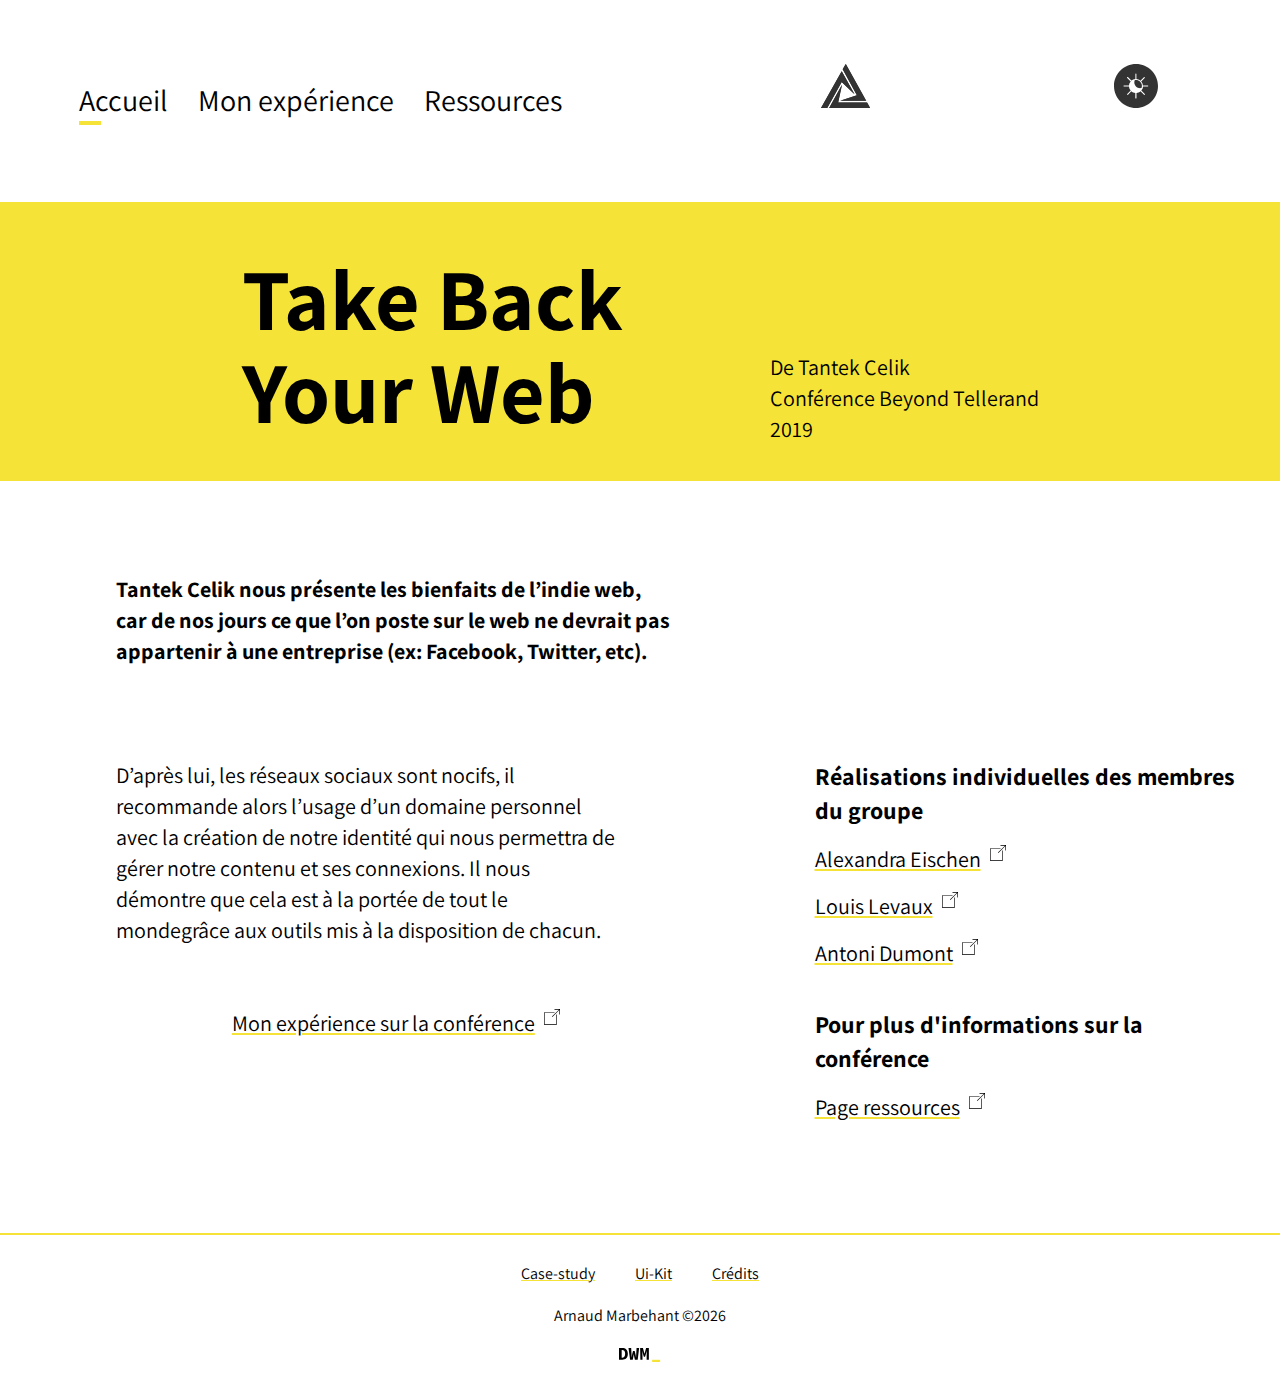
<file: index.html>
<!DOCTYPE html>
<html lang="fr">
    <head>
        <meta charset="UTF-8"> 
        <meta name="viewport" content="width=device-width, initial-scale=1.0"/>
        <link rel="icon" type="image/png" href="http://arnaud-marbehant.be/projets/iolce/assets/images/profil.png">

        <title>Accueil - Projet IOLCE - DWM HEAJ</title>

        <!-- Méta Google-->
        <meta name="title" content="Arnaud Marbehant - Projet IOLCE - DWM HEAJ" />
        <meta name="description" content="Découvrez la conférence Take Back Your Web de Tantek Celik" />

        <!-- Meta OpenGraph/Facebook -->
        
        <meta property="og:title" content="Arnaud Marbehant - Projet IOLCE - DWM HEAJ"/>
        <meta property="og:description" content="Découvrez la conférence Take Back Your Web de Tantek Celik"/>
        <meta property="og:type" content="website"/>
        <meta property="og:url" content="http://arnaud-marbehant.be/projets/iolce"/>
        <meta property="og:image" content="http://arnaud-marbehant.be/assets/images/profil_iolce.png"/>
        

        <!-- Meta Twitter -->
        <meta name="twitter:url" content="http://arnaud-marbehant.be/projets/iolce"/>
        <meta name="twitter:creator" content="@Marbeuh17"/>
        <meta name="twitter:title" content="Arnaud Marbehant - IOLCE"/>
        <meta name="twitter:description" content="Découvrez la conférence Take Back Your Web de Tantek Celik"/>
        <meta name="twitter:image" content="http://arnaud-marbehant.be/assets/images/profil_iolce.png"/>
        

        <link rel="preconnect" href="https://fonts.gstatic.com">
        <link href="https://fonts.googleapis.com/css2?family=Assistant:wght@400;700&display=swap" rel="stylesheet"> 
        <link rel="stylesheet" href="assets/css/style.css">
        <script src="assets/js/app.js" defer></script>
    

    </head>
    <body>
        <header>
                <button class="nav-button">
                    <svg class=nav-button__icon width="38" height="38" viewBox="0 0 38 38" xmlns="http://www.w3.org/2000/svg">
                        <path class="h t" d="M10.5 10l17 0"/>
                        <path d="M10.5 19l17 0"/>
                        <path class="h b" d="M10.5 28l17 0"/>
                        <path class="x" d="M19 10.5l0 17"/>
                    </svg>
                </button>
                <nav class="nav">
                    <ul class="nav__list">
                        <li class="nav__items"><a class="nav__link nav__link--actif" href="index.html">Accueil</a></li>
                        <li class="nav__item"><a class="nav__link" href="mon-experience.html">Mon expérience</a></li>
                        <li class="nav__item"><a class="nav__link" href="ressources.html">Ressources</a></li>
                    </ul>
                </nav>
            <div class="logo">  
                <a href="index.html">  
                    <svg xmlns="http://www.w3.org/2000/svg" xmlns:xlink="http://www.w3.org/1999/xlink" width="48.778" height="44"><defs><path id="a" d="M0 0h48.778v44H0z"/><mask id="b" maskContentUnits="userSpaceOnUse" maskUnits="userSpaceOnUse"><path d="M0 0h48.778v44H0z"/><use fill="#fff" xlink:href="#a"/></mask></defs><use fill="none" xlink:href="#a"/><g class="logo" mask="url(#b)" fill="#333" fill-rule="evenodd"><path d="M0 44h6.21l14.389-25.95 12.775 12.319-12.775-23.15L0 44z"/><path d="M8.121 44l12.775-23.154-3.819 17.673h28.716L48.778 44H8.12z"/><path d="M19.106 36.78h25.79L24.656 0l-3.044 5.354 14.15 26.011-16.657 5.415z"/></g></svg>
                </a>
            </div>
            
            <button class="btn__dark">
                Darkmode
            </button>
            
        </header>
        <div class="container--accueil"> 
            <div class="baniere">
                <h1>Take Back Your Web</h1>     
                <p class="soustitle"> De Tantek Celik<br>
                    Conférence Beyond Tellerand<br>
                    2019
                </p>
            </div>
            <section class="resume1">
                <p class="p__bold">Tantek Çelik nous présente les bienfaits de l’indie web, car de nos jours ce que l’on poste sur le web ne devrait pas appartenir à une entreprise (ex: Facebook, Twitter,&nbsp;etc).</p> 
            </section>
            <section class="resume2">
                <p>D’après lui, les réseaux sociaux sont nocifs, il recommande alors l’usage d’un domaine personnel avec la création de notre identité qui nous permettra de gérer notre contenu et ses connexions. Il nous démontre que cela est à la portée de tout le mondegrâce aux outils mis à la disposition de chacun.</p>
            </section>
            <section class="lien1">
                <a class="link" href="mon-experience.html">Mon expérience sur la conférence</a>
            </section>
            <div class="realisation--accueil">
                <h2 class="htwo">Réalisations individuelles des membres du groupe</h2>
            </div>
            <div class="realisation__liste--accueil">
                <ul class="list__list">
                    <li class="list__item"><a class="link" href="http://alexandra-eischen.be/projets/iolce/" target="_blank">Alexandra Eischen</a></li>
                    <li class="list__item"><a class="link" href="https://www.louis-levaux.be/projets/iolce/" target="_blank">Louis Levaux</a></li>
                    <li class="list__item"><a class="link" href="http://antoni-dumont.be/projets/iolce/" target="_blank">Antoni Dumont</a></li>
                </ul>
            </div>
            <div class="info--accueil">
                <h2 class="htwo">Pour plus d'informations sur la conférence</h2>
            </div>
            <div class="info__liste--accueil">
                <ul class="list__list">
                    <li class="list__item"><a class="link" href="ressources.html">Page ressources</a></li>
                </ul>
            </div>
        </div>
        <footer>
            <hr>
            <ul class="footer__list">
                <li class="footer__item"><a class="footer__link" href="case-study.html">Case-study</a></li>
                <li class="footer__item"><a class="footer__link" href="ui-kit.html">Ui-Kit</a></li>
                <li class="footer__item"><a class="footer__link" href="credits.html">Crédits</a></li>
            </ul>
            <div class="copyright">
                <small>Arnaud Marbehant ©</small> 
                <small id="date"></small>
            </div>
            
            <a href="http://dwm.re/" target="_blank">
                <svg class="dwm" xmlns="http://www.w3.org/2000/svg" width="41.176" height="14" viewBox="0 0 41.176 14">
                    <g>
                    <path class="logo_dwm" fill="rgb(0,0,0)" fill-rule="evenodd" d="M0 0h3.2448883c3.35678101 0 5.59461976 1.75 5.59461976 5.83337402 0 4.08325196-2.23783875 5.94995118-5.48272705 5.94995118H0V0zm9.51086426 0h2.6854248l.3356781 6.30004883V9.2166748h.1118927c.1118927-1.05004882.3356781-1.98339843.5594635-2.91662597l.7832489-3.26672363h1.6783905l.78324891 3.26672363c.2237854.93322754.4475708 1.86657715.5594635 2.91662597h.1118927c0-1.05004882 0-1.98339843.1118927-2.91662597L17.56713867 0h2.57351685l-1.45458985 11.7833252h-2.7973175l-.7832489-3.61669922c-.1118927-.69995118-.3356781-1.51660157-.3356781-2.2166748-.1118927.70007323-.2237854 1.51672362-.3356781 2.2166748l-.6713562 3.61669922h-2.6854248L9.51086425 0zm14.43415832 0h-2.7973175l.2237854 11.7833252h2.1259613V8.16662598c0-1.39990235-.2237854-4.19995118-.3356781-5.48327637l.7832489 3.15002441.8951416 2.79992676h1.2308197l.8951416-2.79992676 1.00703431-3.15002441c-.1118927 1.2833252-.3356781 4.19995117-.3356781 5.48327637v3.61669922h2.237854V0h-2.7973175l-1.118927 4.19995117-.4475708 1.63342285h-.1118927l-.3356781-1.63342285L23.94502258 0zM3.13299561 9.6833496c1.7902832 0 3.0211029-1.05004882 3.0211029-3.85009765 0-2.79992675-1.2308197-3.73327636-3.0211029-3.73327636h-.4475708V9.6833496h.4475708z"/>
                    <path fill="rgb(245,227,56)" fill-rule="evenodd" d="M33.12021231 14h8.05626786v-2.21666776h-8.05626786V14z"/>
                    </g>
                </svg>
            </a>
        </footer>
    </body>
</html>
</file>
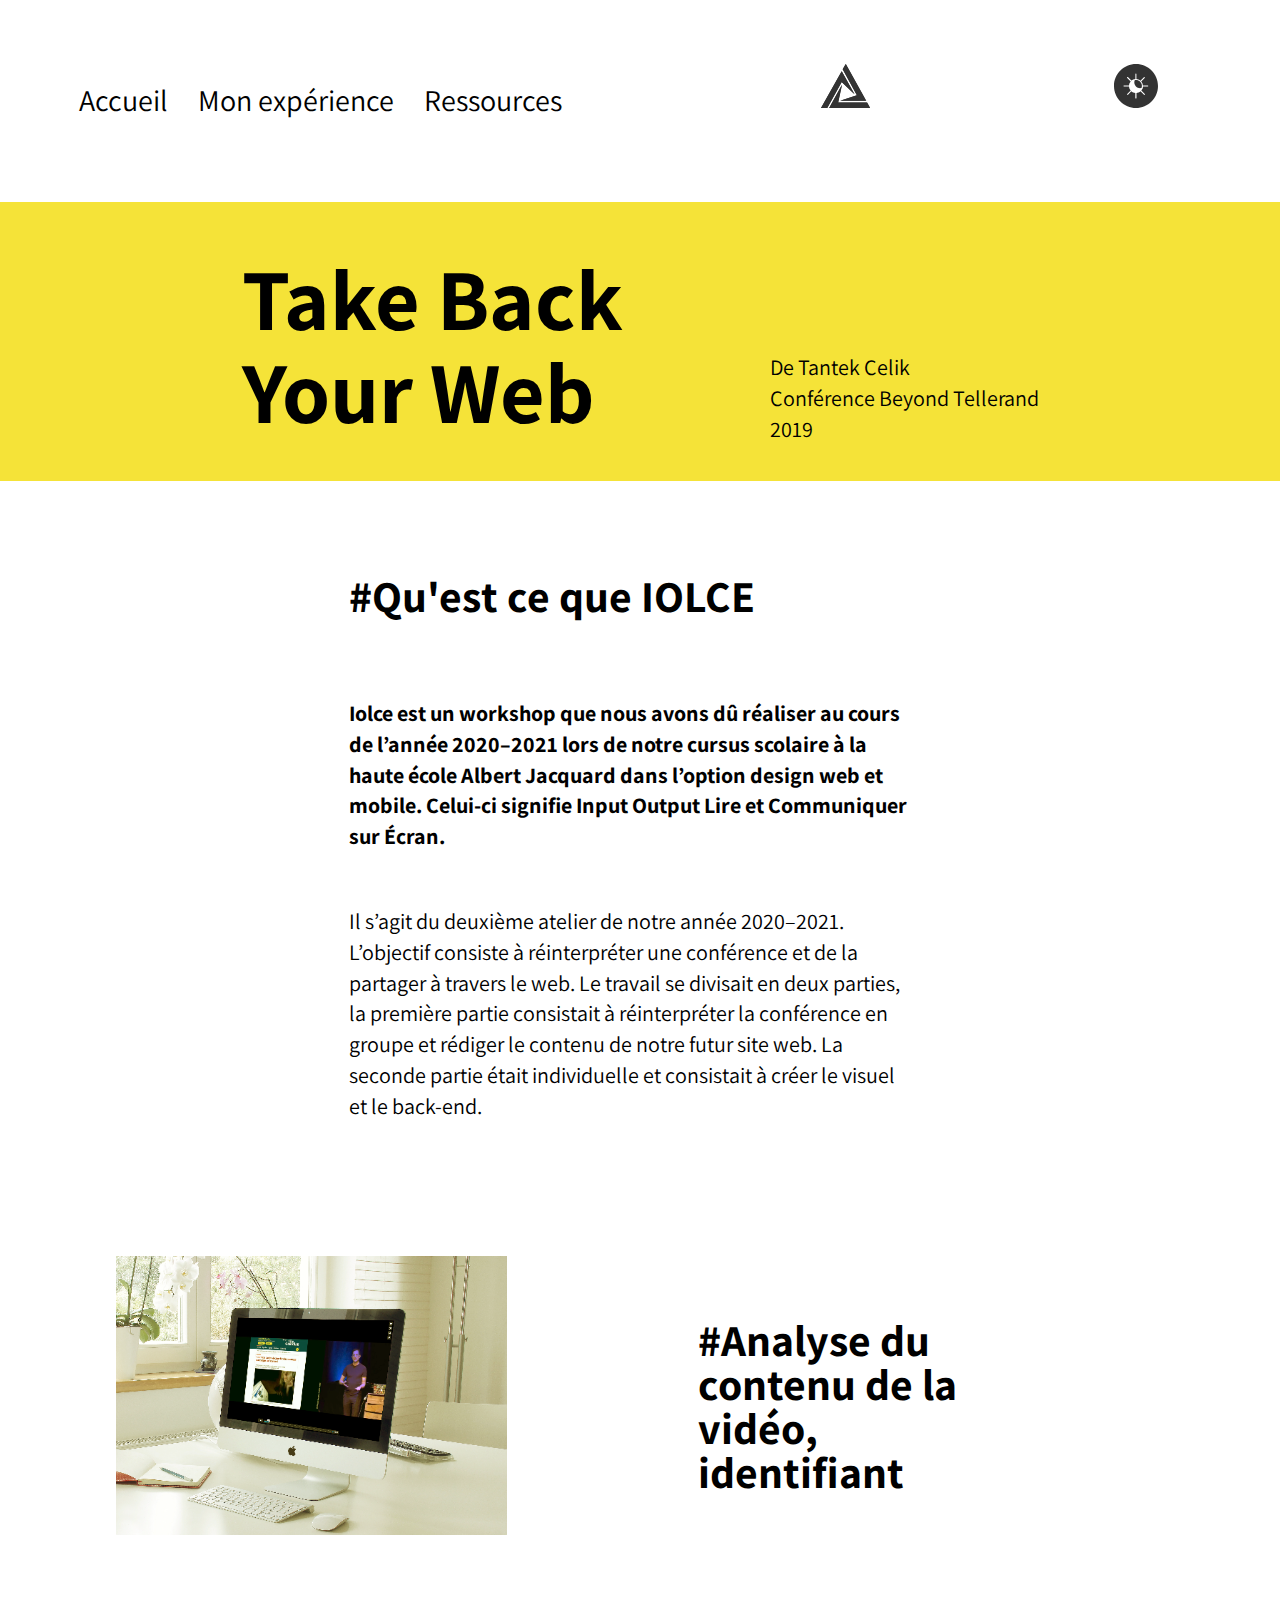
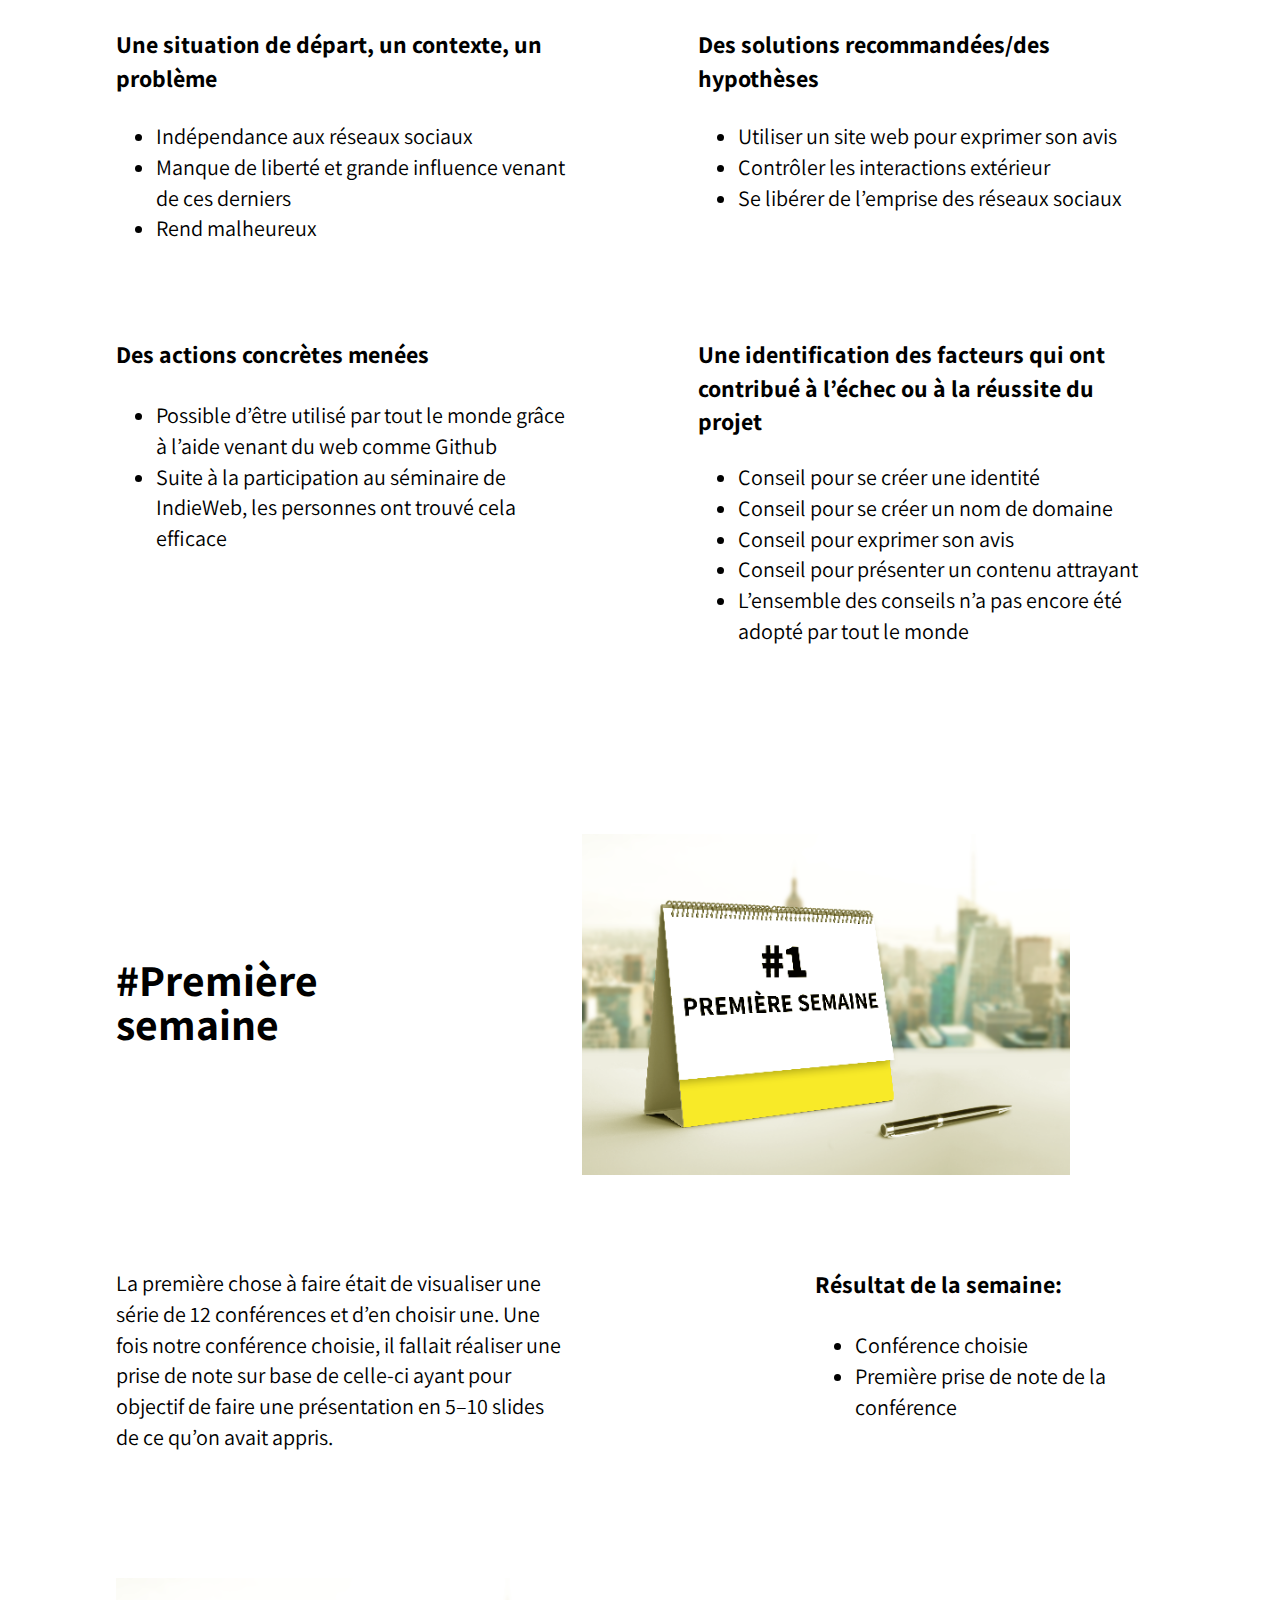
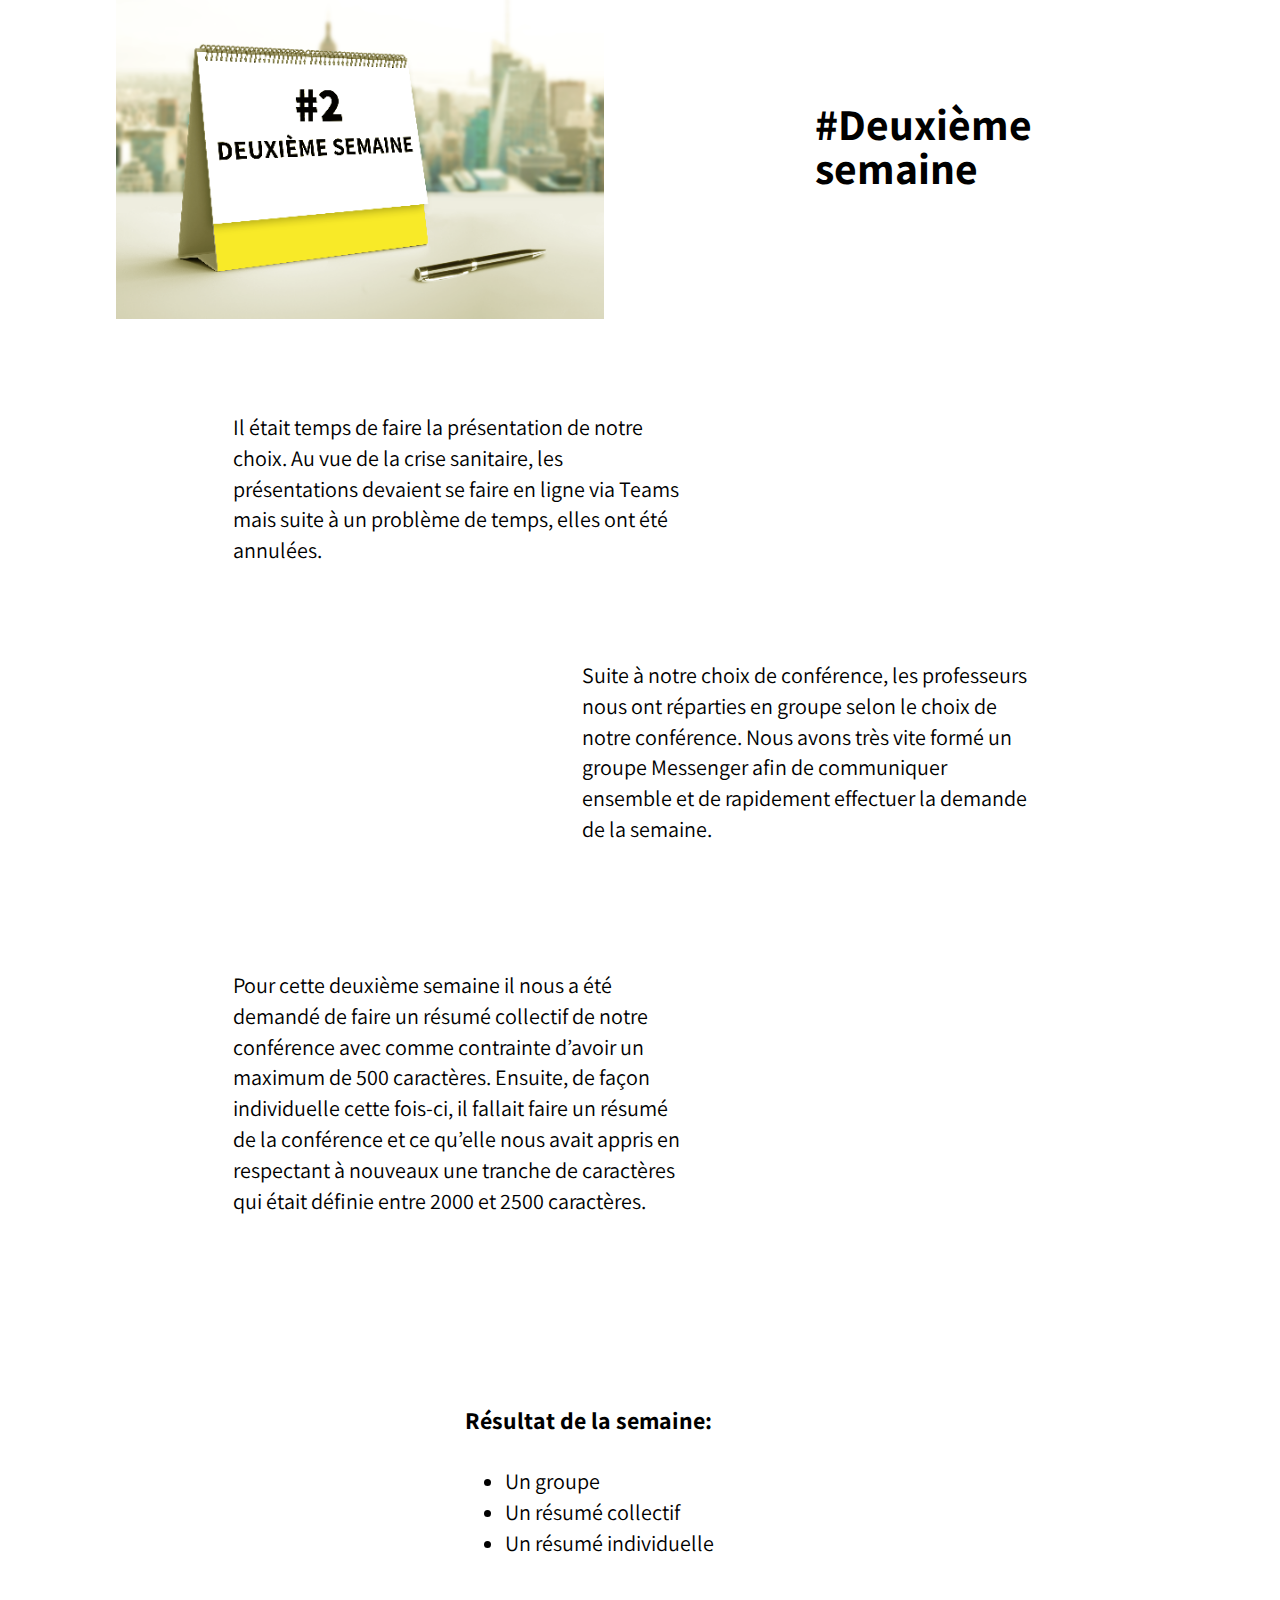
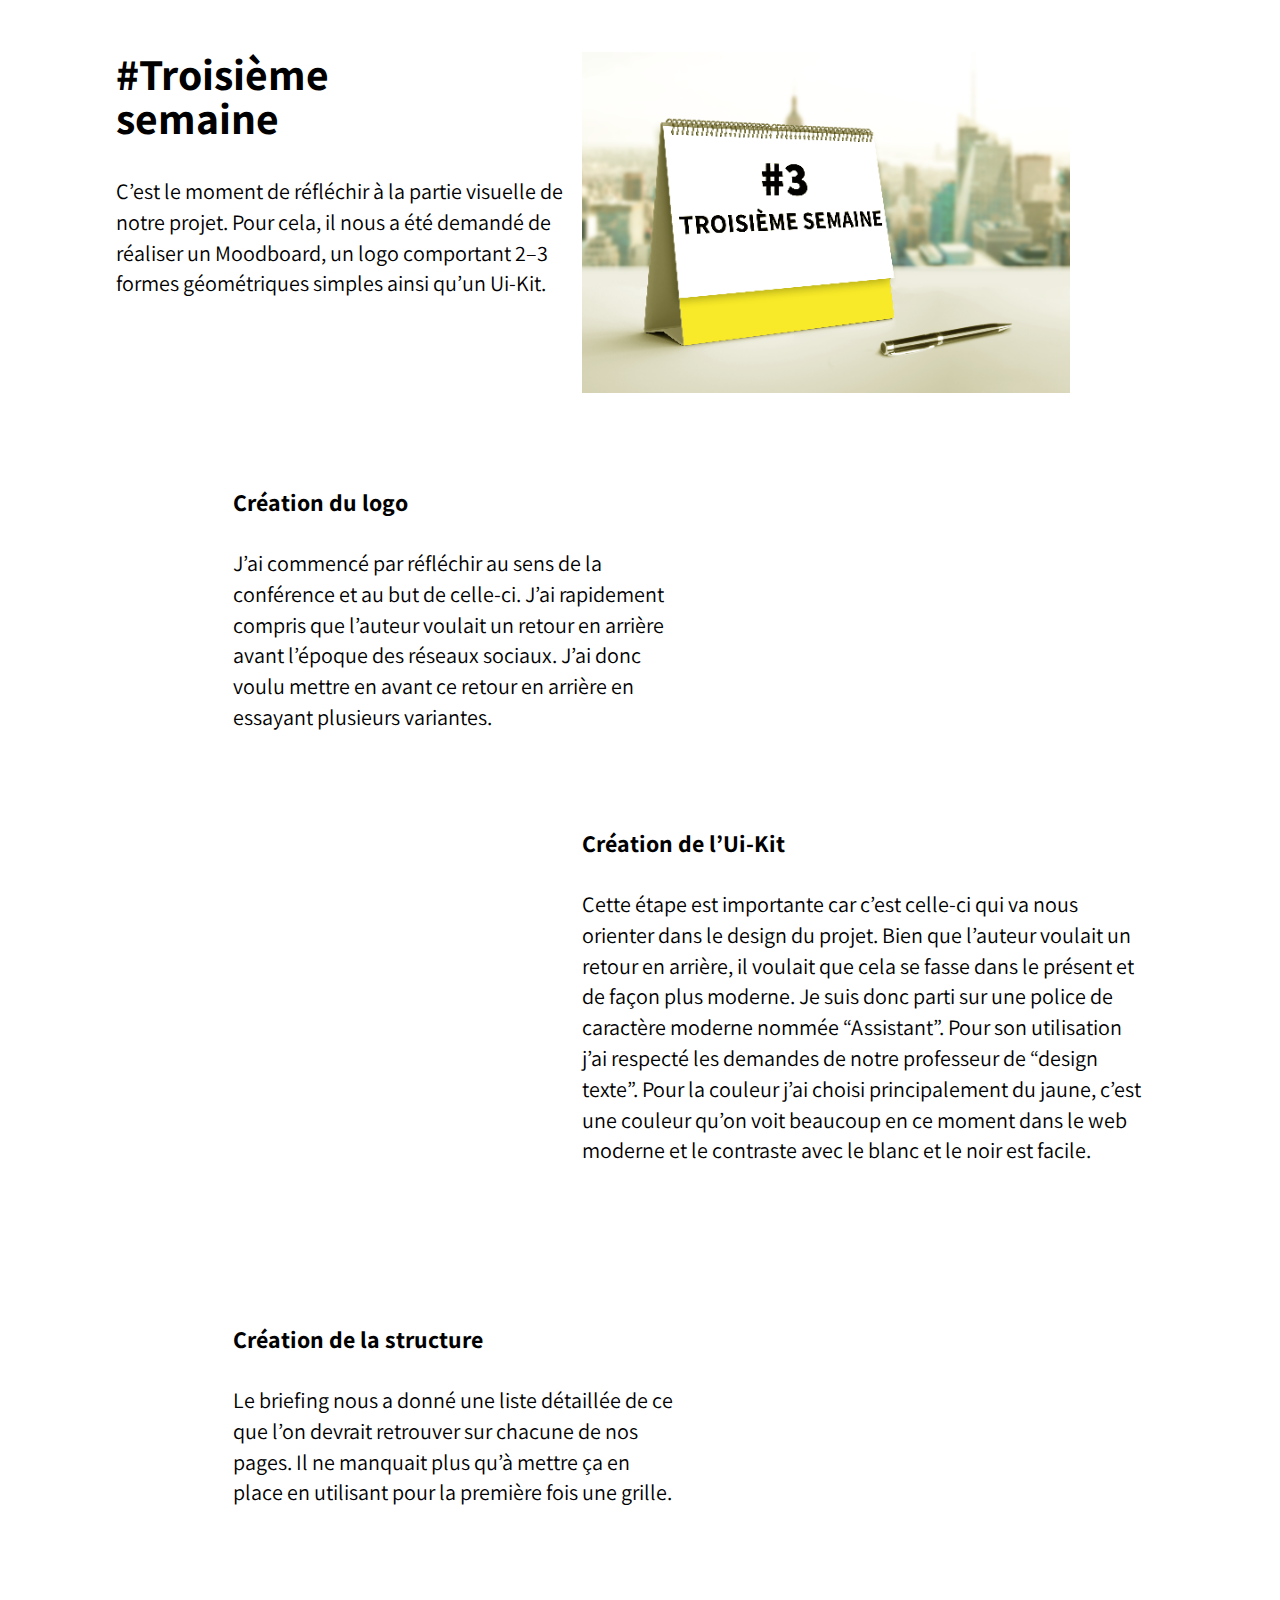
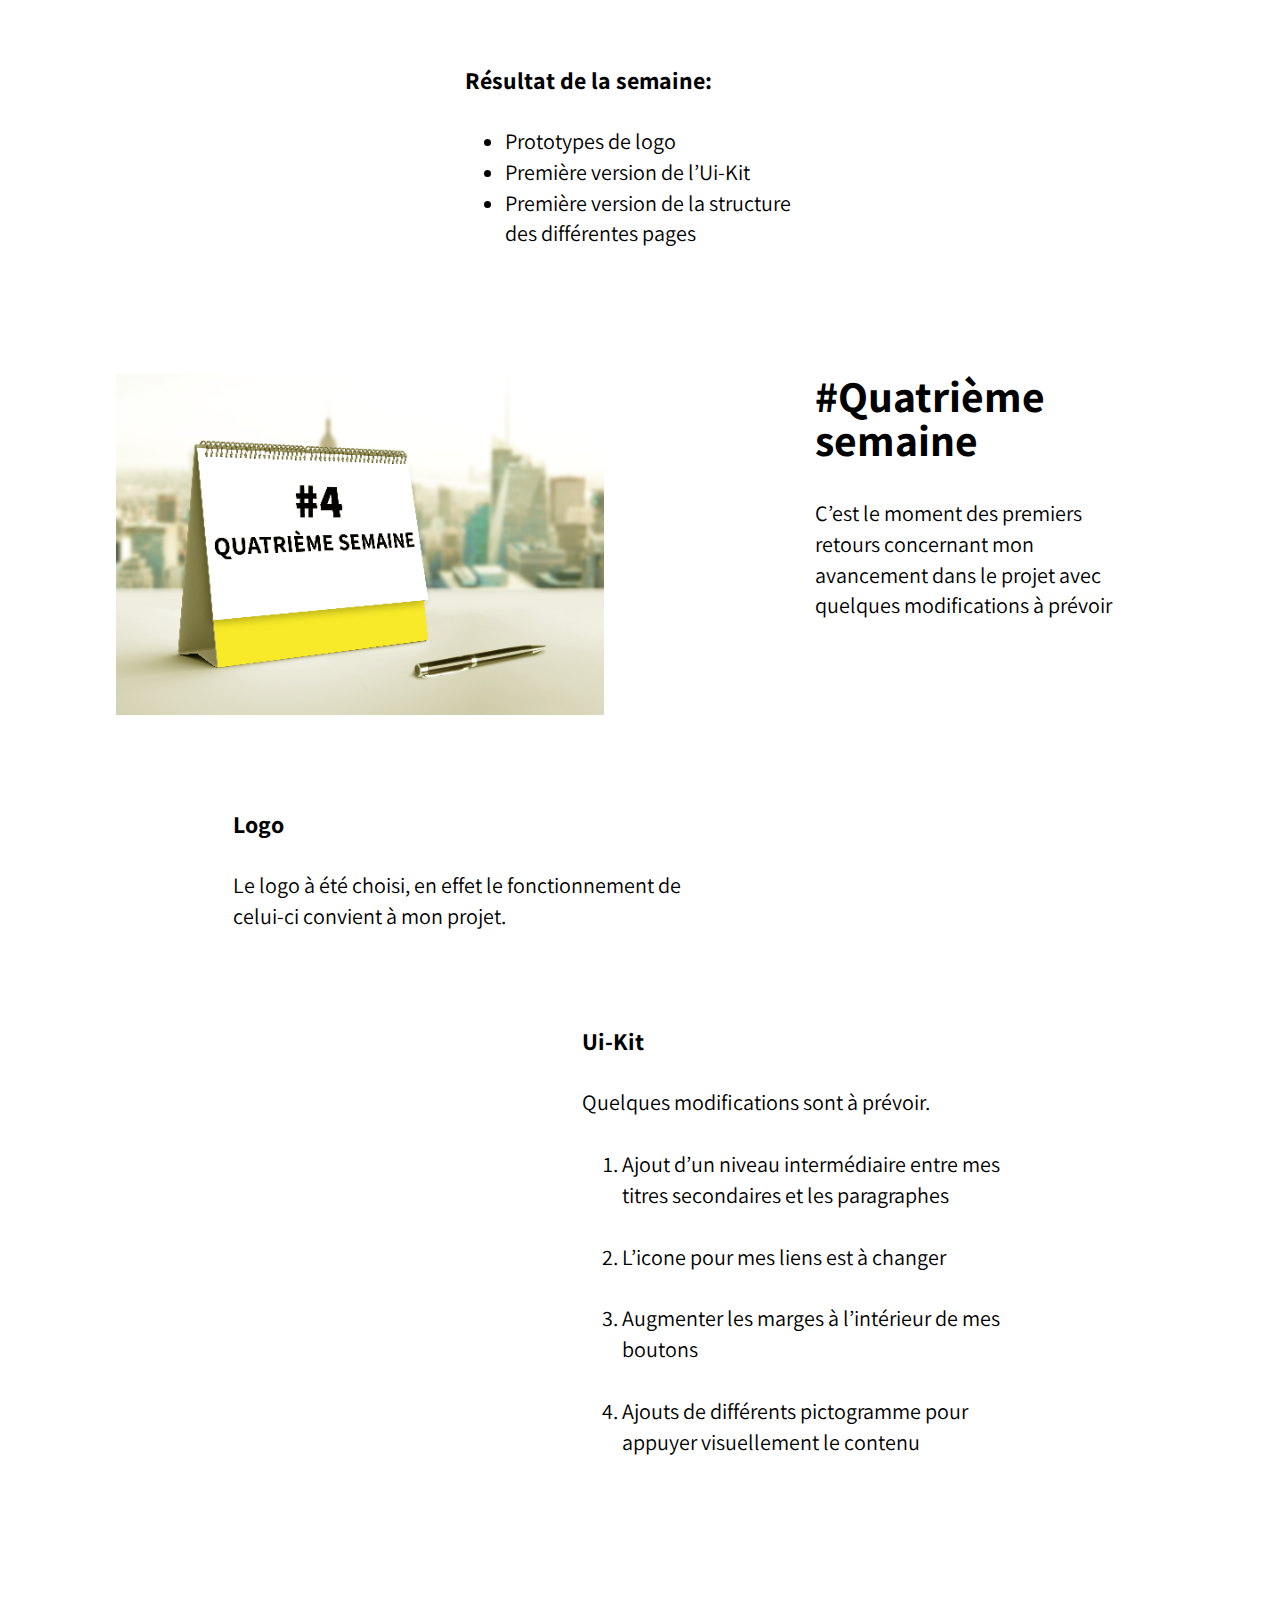
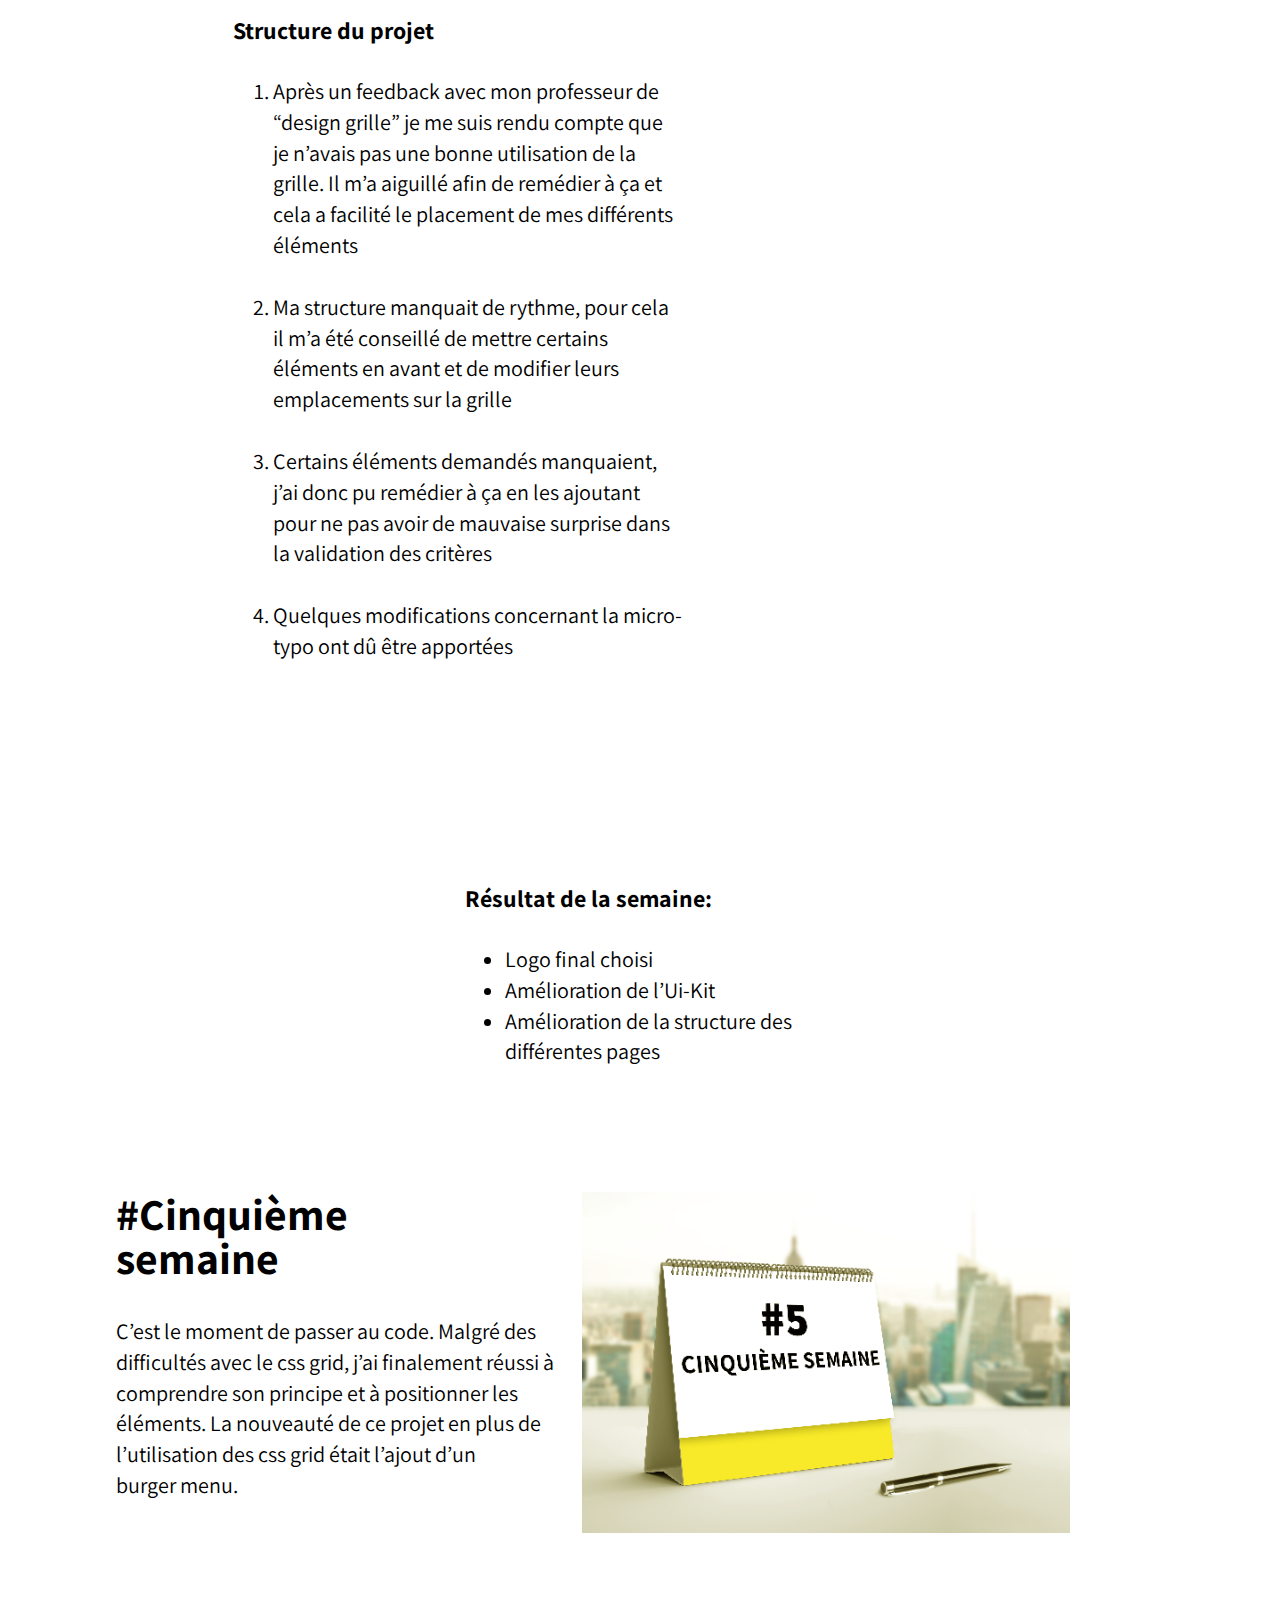
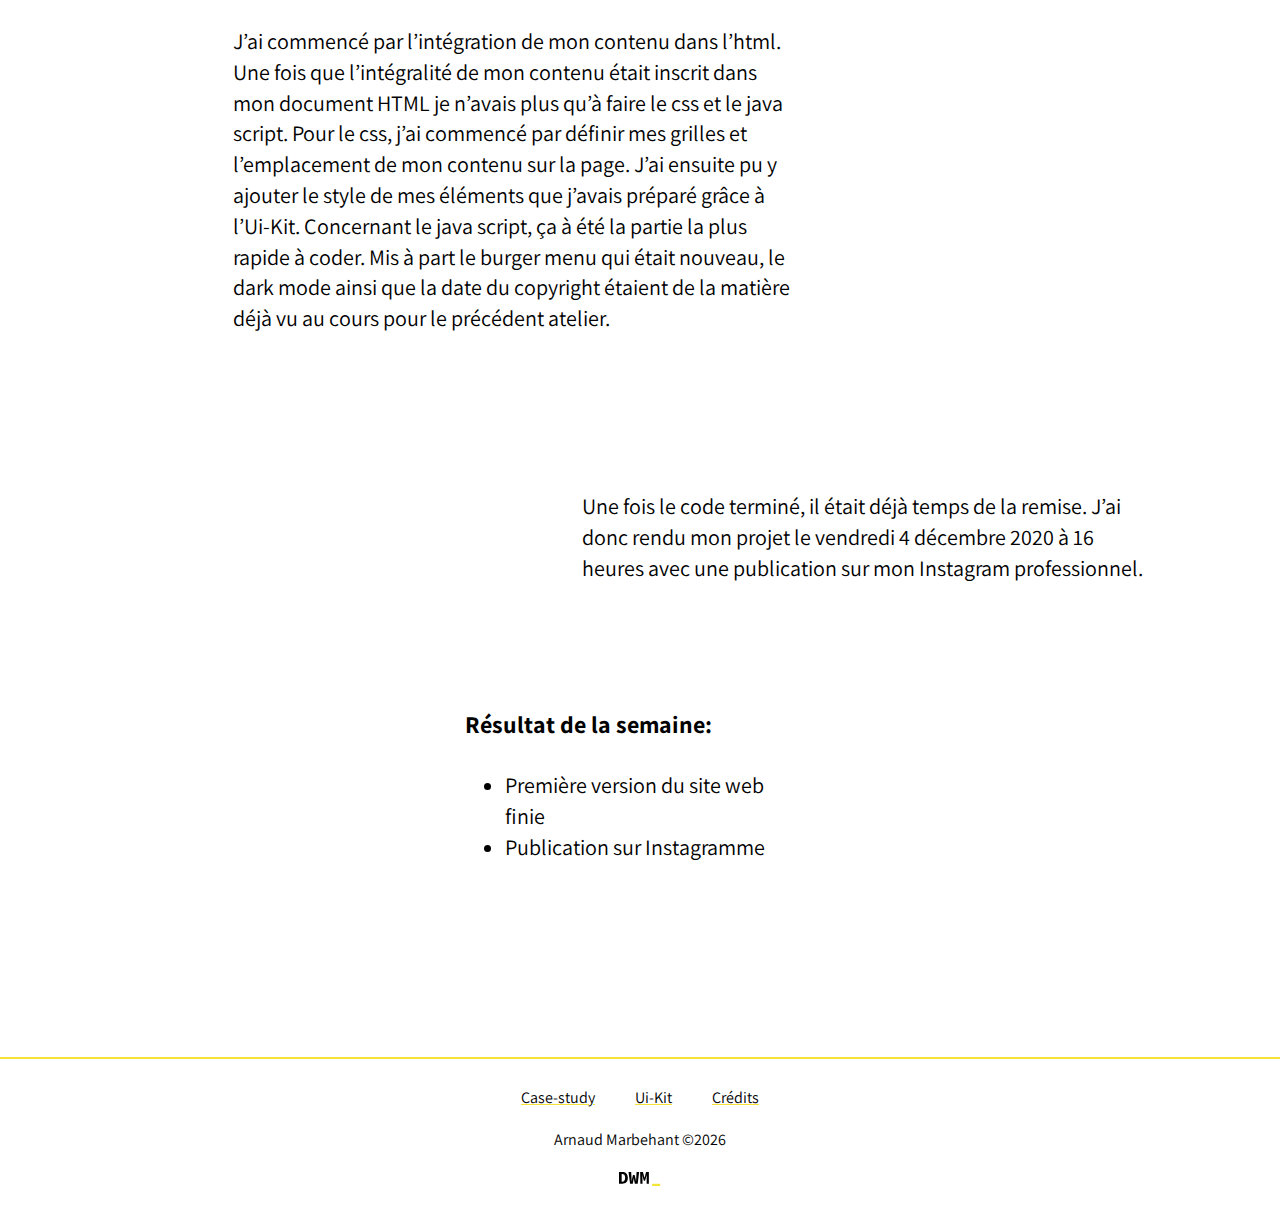
<file: case-study.html>
<!DOCTYPE html>
<html lang="fr">
    <head>
        <meta charset="UTF-8"> 
        <meta name="viewport" content="width=device-width, initial-scale=1.0"/>
        <link rel="icon" type="image/png" href="http://arnaud-marbehant.be/projets/iolce/assets/images/profil.png">

        <title>Case study - Projet IOLCE - DWM HEAJ</title>

        <!-- Méta Google-->
        <meta name="title" content="Arnaud Marbehant - Projet IOLCE - DWM HEAJ" />
        <meta name="description" content="Découvrez la conférence Take Back Your Web de Tantek Celik" />

        <!-- Meta OpenGraph/Facebook -->
        
        <meta property="og:title" content="Arnaud Marbehant - Projet IOLCE - DWM HEAJ"/>
        <meta property="og:description" content="Découvrez la conférence Take Back Your Web de Tantek Celik"/>
        <meta property="og:type" content="website"/>
        <meta property="og:url" content="http://arnaud-marbehant.be/projets/iolce"/>
        <meta property="og:image" content="http://arnaud-marbehant.be/assets/images/profil_iolce.png"/>
        

        <!-- Meta Twitter -->
        <meta name="twitter:url" content="http://arnaud-marbehant.be/projets/iolce"/>
        <meta name="twitter:creator" content="@Marbeuh17"/>
        <meta name="twitter:title" content="Arnaud Marbehant - IOLCE"/>
        <meta name="twitter:description" content="Découvrez la conférence Take Back Your Web de Tantek Celik"/>
        <meta name="twitter:image" content="http://arnaud-marbehant.be/assets/images/profil_iolce.png"/>
        

        <link rel="preconnect" href="https://fonts.gstatic.com">
        <link href="https://fonts.googleapis.com/css2?family=Assistant:wght@400;700&display=swap" rel="stylesheet"> 
        <link rel="stylesheet" href="assets/css/style.css">
        <script src="assets/js/app.js" defer></script>
    

    </head>
    <body>
        <header>
            <button class="nav-button">
                <svg class=nav-button__icon width="38" height="38" viewBox="0 0 38 38" xmlns="http://www.w3.org/2000/svg">
                    <path class="h t" d="M10.5 10l17 0"/>
                    <path d="M10.5 19l17 0"/>
                    <path class="h b" d="M10.5 28l17 0"/>
                    <path class="x" d="M19 10.5l0 17"/>
                </svg>
            </button>
            <nav class="nav">
                <ul class="nav__list">
                    <li class="nav__item"><a class="nav__link" href="index.html">Accueil</a></li>
                    <li class="nav__item"><a class="nav__link" href="mon-experience.html">Mon expérience</a></li>
                    <li class="nav__item"><a class="nav__link" href="ressources.html">Ressources</a></li>
                </ul>
            </nav>
            <div class="logo">  
                <a href="index.html">  
                    <svg xmlns="http://www.w3.org/2000/svg" xmlns:xlink="http://www.w3.org/1999/xlink" width="48.778" height="44"><defs><path id="a" d="M0 0h48.778v44H0z"/><mask id="b" maskContentUnits="userSpaceOnUse" maskUnits="userSpaceOnUse"><path d="M0 0h48.778v44H0z"/><use fill="#fff" xlink:href="#a"/></mask></defs><use fill="none" xlink:href="#a"/><g class="logo" mask="url(#b)" fill="#333" fill-rule="evenodd"><path d="M0 44h6.21l14.389-25.95 12.775 12.319-12.775-23.15L0 44z"/><path d="M8.121 44l12.775-23.154-3.819 17.673h28.716L48.778 44H8.12z"/><path d="M19.106 36.78h25.79L24.656 0l-3.044 5.354 14.15 26.011-16.657 5.415z"/></g></svg>
                </a>
            </div>
            
            <button class="btn__dark">
                Darkmode
            </button>
        </header>
        <main>
            <div class="container--case">
                <div class="baniere">
                    <h1>Take Back Your Web</h1>     
                    <p class="soustitle"> De Tantek Celik<br>
                        Conférence Beyond Tellerand<br>
                        2019
                    </p>
                </div>
                <h2 class="hone--case">#Qu'est ce que IOLCE</h2>
                <p class="pone--case p__bold">
                    Iolce est un workshop que nous avons dû réaliser au cours de l’année 2020–2021 lors de notre cursus scolaire à la haute école Albert Jacquard dans l’option design web et mobile. Celui-ci signifie Input Output Lire et Communiquer sur Écran.
                </p>
                <p class="ptwo--case">
                    Il s’agit du deuxième atelier de notre année 2020–2021. L’objectif consiste à réinterpréter une conférence et de la partager à travers le web. Le travail se divisait en deux parties, la première partie consistait à réinterpréter la conférence en groupe et rédiger le contenu de notre futur site web. La seconde partie était individuelle et consistait à créer le visuel et le back-end.
                </p>
                <div class="img1">
                    <img class="image1" src="assets/images/case1.png" srcset="assets/images/case1@2x.png 2x" alt="Photo d'un mac dans un cadre de travail"/>
                </div>
                <h2 class="htwo--case">#Analyse du contenu de la vidéo, identifiant</h2>
                <h3 class="h3--case">Une situation de départ, un contexte, un problème</h3>
                <ul class="ul1--case">
                    <li>Indépendance aux réseaux sociaux</li>
                    <li>Manque de liberté et grande influence venant de ces derniers</li>
                    <li>Rend malheureux</li>
                </ul>
                <h3 class="h4--case">Des solutions recommandées/des hypothèses</h3>
                <ul class="ul2--case">
                    <li>Utiliser un site web pour exprimer son avis</li>
                    <li>Contrôler les interactions extérieur</li>
                    <li>Se libérer de l’emprise des réseaux sociaux</li>
                </ul>
                <h3 class="h5--case">Des actions concrètes menées</h3>
                <ul class="ul3--case">
                    <li>Possible d’être utilisé par tout le monde grâce à l’aide venant du web comme Github</li>
                    <li>Suite à la participation au séminaire de IndieWeb, les personnes ont trouvé cela efficace</li>
                </ul>
                <h3 class="h6--case">Une identification des facteurs qui ont contribué à l’échec ou à la réussite du projet</h3>
                <ul class="ul4--case">
                    <li>Conseil pour se créer une identité</li>
                    <li>Conseil pour se créer un nom de domaine</li>
                    <li>Conseil pour exprimer son avis</li>
                    <li>Conseil pour présenter un contenu attrayant</li>
                    <li>L’ensemble des conseils n’a pas encore été adopté par tout le monde</li>
                </ul>
                <div class="img2">
                    <img class="image1" src="assets/images/case2.png" srcset="assets/images/case2@2x.png 2x" alt="Photo d'un calendrier de la première semaine"/>
                </div>
                <h2 class="h7--case">#Première semaine</h2>
                <p class="p3--case">
                    La première chose à faire était de visualiser une série de 12 conférences et d’en choisir une. Une fois notre conférence choisie, il fallait réaliser une prise de note sur base de celle-ci ayant pour objectif de faire une présentation en 5–10 slides de ce qu’on avait appris.
                </p>
                <h3 class="h8--case">Résultat de la semaine:</h3>
                <ul class="ul5--case">
                    <li>Conférence choisie</li>
                    <li>Première prise de note de la conférence</li>
                </ul>
                <div class="img3">
                    <img class="image1" src="assets/images/case3.png" srcset="assets/images/case3@2x.png 2x" alt="Photo d'un calendrier de la première semaine"/>
                </div>
                <h2 class="h9--case">#Deuxième semaine</h2>
                <p class="p4--case">
                    Il était temps de faire la présentation de notre choix. Au vue de la crise sanitaire, les présentations devaient se faire en ligne via Teams mais suite à un problème de temps, elles ont été annulées.
                </p>
                <p class="p5--case">
                    Suite à notre choix de conférence, les professeurs nous ont réparties en groupe selon le choix de notre conférence. Nous avons très vite formé un groupe Messenger afin de communiquer ensemble et de rapidement effectuer la demande de la semaine.
                </p>
                <p class="p6--case">
                    Pour cette deuxième semaine il nous a été demandé de faire un résumé collectif de notre conférence avec comme contrainte d’avoir un maximum de 500 caractères. Ensuite, de façon individuelle cette fois-ci, il fallait faire un résumé de la conférence et ce qu’elle nous avait appris en respectant à nouveaux une tranche de caractères qui était définie entre 2000 et 2500 caractères.
                </p>
                <h3 class="h10--case">Résultat de la semaine:</h3>
                <ul class="ul6--case">
                    <li>Un groupe</li>
                    <li>Un résumé collectif</li>
                    <li>Un résumé individuelle</li>
                </ul>
                <div class="img4">
                    <img class="image1" src="assets/images/case4.png" srcset="assets/images/case4@2x.png 2x" alt="Photo d'un calendrier de la première semaine"/>
                </div>
                <h2 class="h11--case">#Troisième semaine</h2>
                <p class="p7--case">
                    C’est le moment de réfléchir à la partie visuelle de notre projet. Pour cela, il nous a été demandé de réaliser un Moodboard, un logo comportant 2–3 formes géométriques simples ainsi qu’un Ui-Kit.
                </p>
                <h3 class="h12--case">Création du logo</h3>
                <p class="p8--case">
                    J’ai commencé par réfléchir au sens de la conférence et au but de celle-ci. J’ai rapidement compris que l’auteur voulait un retour en arrière avant l’époque des réseaux sociaux. J’ai donc voulu mettre en avant ce retour en arrière en essayant plusieurs variantes.
                </p>
                <h3 class="h13--case">Création de l’Ui-Kit</h3>
                <p class="p9--case">
                    Cette étape est importante car c’est celle-ci qui va nous orienter dans le design du projet. Bien que l’auteur voulait un retour en arrière, il voulait que cela se fasse dans le présent et de façon plus moderne. Je suis donc parti sur une police de caractère moderne nommée “Assistant”. Pour son utilisation j’ai respecté les demandes de notre professeur de “design texte”. Pour la couleur j’ai choisi principalement du jaune, c’est une couleur qu’on voit beaucoup en ce moment dans le web moderne et le contraste avec le blanc et le noir est facile.
                </p>
                <h3 class="h14--case">Création de la structure</h3>
                <p class="p10--case">
                    Le briefing nous a donné une liste détaillée de ce que l’on devrait retrouver sur chacune de nos pages. Il ne manquait plus qu’à mettre ça en place en utilisant pour la première fois une grille.
                </p>
                <h3 class="h15--case">Résultat de la semaine:</h3>
                <ul class="ul7--case">
                    <li>Prototypes de logo</li>
                    <li>Première version de l’Ui-Kit</li>
                    <li>Première version de la structure des différentes pages</li>
                </ul>
                <div class="img5">
                    <img class="image1" src="assets/images/case5.png" srcset="assets/images/case5@2x.png 2x" alt="Photo d'un calendrier de la première semaine"/>
                </div>
                <h2 class="h16--case">#Quatrième semaine</h2>
                <p class="p11--case">
                    C’est le moment des premiers retours concernant mon avancement dans le projet avec quelques modifications à prévoir
                </p>
                <h3 class="h17--case">Logo</h3>
                <p class="p12--case">
                    Le logo à été choisi, en effet le fonctionnement de celui-ci convient à mon projet.
                </p>
                <h3 class="h18--case">Ui-Kit</h3>
                <p class="p13--case">
                    Quelques modifications sont à prévoir.
                </p>
                <ol class="ol1--case">
                    <li class="ol__el">Ajout d’un niveau intermédiaire entre mes titres secondaires et les paragraphes</li>
                    
                    <li class="ol__el">L’icone pour mes liens est à changer</li>
                    
                    <li class="ol__el">Augmenter les marges à l’intérieur de mes boutons</li>
                     
                    <li class="ol__el">Ajouts de différents pictogramme pour appuyer visuellement le contenu</li>
                </ol>
                <h3 class="h19--case">Structure du projet</h3>
                <ol class="ol2--case">
                    <li class="ol__el">Après un feedback avec mon professeur de “design grille” je me suis rendu compte que je n’avais pas une bonne utilisation de la grille. Il m’a aiguillé afin de remédier à ça et cela a facilité le placement de mes différents éléments</li>
                    
                    <li class="ol__el">Ma structure manquait de rythme, pour cela il m’a été conseillé de mettre certains éléments en avant et de modifier leurs emplacements sur la grille</li>
                    
                    <li class="ol__el">Certains éléments demandés manquaient, j’ai donc pu remédier à ça en les ajoutant pour ne pas avoir de mauvaise surprise dans la validation des critères</li>
                    
                    <li class="ol__el">Quelques modifications concernant la micro-typo ont dû être apportées</li>
                </ol>
                <h3 class="h20--case">Résultat de la semaine:</h3>
                <ul class="ul8--case">
                    <li>Logo final choisi</li>
                    <li>Amélioration de l’Ui-Kit</li>
                    <li>Amélioration de la structure des différentes pages</li>
                </ul>
                <div class="img6">
                    <img class="image1" src="assets/images/case6.png" srcset="assets/images/case6@2x.png 2x" alt="Photo d'un calendrier de la première semaine"/>
                </div>
                <h2 class="h21--case">#Cinquième semaine</h2>
                <p class="p14--case">
                    C’est le moment de passer au code. Malgré des difficultés avec le css grid, j’ai finalement réussi à comprendre son principe et à positionner les éléments. La nouveauté de ce projet en plus de l’utilisation des css grid était l’ajout d’un burger&nbsp;menu.
                </p>
                <p class="p15--case">
                    J’ai commencé par l’intégration de mon contenu dans l’html. Une fois que l’intégralité de mon contenu était inscrit dans mon document HTML je n’avais plus qu’à faire le css et le java script. Pour le css, j’ai commencé par définir mes grilles et l’emplacement de mon contenu sur la page. J’ai ensuite pu y ajouter le style de mes éléments que j’avais préparé grâce à l’Ui-Kit. Concernant le java script, ça à été la partie la plus rapide à coder. Mis à part le burger menu qui était nouveau, le dark mode ainsi que la date du copyright étaient de la matière déjà vu au cours pour le précédent atelier.
                </p>
                <p class="p16--case">
                    Une fois le code terminé, il était déjà temps de la remise. J’ai donc rendu mon projet le vendredi 4 décembre 2020 à 16 heures avec une publication sur mon Instagram professionnel.
                </p>
                <h3 class="h22--case">Résultat de la semaine:</h3>
                <ul class="ul9--case">
                    <li>Première version du site web finie</li>
                    <li>Publication sur Instagramme</li>
                </ul>
            </div>
        </main>
        <footer>
            <hr>
            <ul class="footer__list">
                <li class="footer__item"><a class="footer__link" href="case-study.html">Case-study</a></li>
                <li class="footer__item"><a class="footer__link" href="ui-kit.html">Ui-Kit</a></li>
                <li class="footer__item"><a class="footer__link" href="credits.html">Crédits</a></li>
            </ul>
            <div class="copyright">
                <small>Arnaud Marbehant ©</small> 
                <small id="date"></small>
            </div>
        
            <a href="http://dwm.re/" target="_blank">
                <svg class="dwm" xmlns="http://www.w3.org/2000/svg" width="41.176" height="14" viewBox="0 0 41.176 14">
                    <g>
                    <path class="logo_dwm" fill="rgb(0,0,0)" fill-rule="evenodd" d="M0 0h3.2448883c3.35678101 0 5.59461976 1.75 5.59461976 5.83337402 0 4.08325196-2.23783875 5.94995118-5.48272705 5.94995118H0V0zm9.51086426 0h2.6854248l.3356781 6.30004883V9.2166748h.1118927c.1118927-1.05004882.3356781-1.98339843.5594635-2.91662597l.7832489-3.26672363h1.6783905l.78324891 3.26672363c.2237854.93322754.4475708 1.86657715.5594635 2.91662597h.1118927c0-1.05004882 0-1.98339843.1118927-2.91662597L17.56713867 0h2.57351685l-1.45458985 11.7833252h-2.7973175l-.7832489-3.61669922c-.1118927-.69995118-.3356781-1.51660157-.3356781-2.2166748-.1118927.70007323-.2237854 1.51672362-.3356781 2.2166748l-.6713562 3.61669922h-2.6854248L9.51086425 0zm14.43415832 0h-2.7973175l.2237854 11.7833252h2.1259613V8.16662598c0-1.39990235-.2237854-4.19995118-.3356781-5.48327637l.7832489 3.15002441.8951416 2.79992676h1.2308197l.8951416-2.79992676 1.00703431-3.15002441c-.1118927 1.2833252-.3356781 4.19995117-.3356781 5.48327637v3.61669922h2.237854V0h-2.7973175l-1.118927 4.19995117-.4475708 1.63342285h-.1118927l-.3356781-1.63342285L23.94502258 0zM3.13299561 9.6833496c1.7902832 0 3.0211029-1.05004882 3.0211029-3.85009765 0-2.79992675-1.2308197-3.73327636-3.0211029-3.73327636h-.4475708V9.6833496h.4475708z"/>
                    <path fill="rgb(245,227,56)" fill-rule="evenodd" d="M33.12021231 14h8.05626786v-2.21666776h-8.05626786V14z"/>
                    </g>
                </svg>
            </a>
        </footer>
    </body>
</html>
</file>
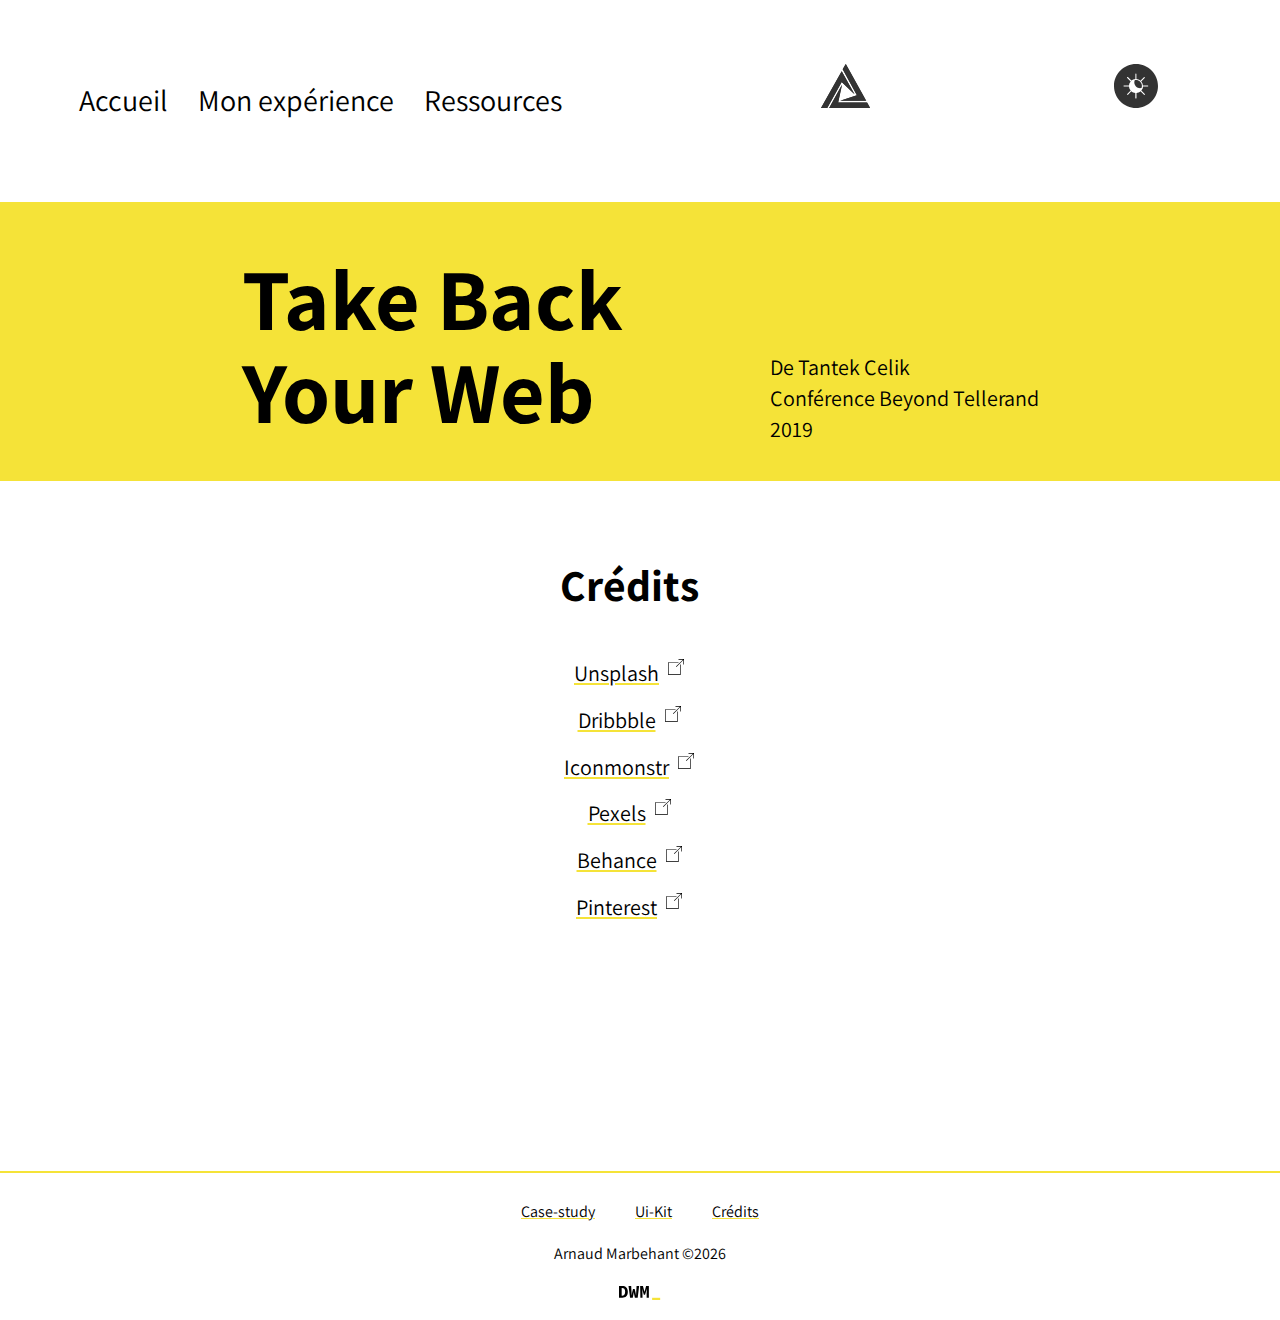
<file: credits.html>
<!DOCTYPE html>
<html lang="fr">
    <head>
        <meta charset="UTF-8"> 
        <meta name="viewport" content="width=device-width, initial-scale=1.0"/>
        <link rel="icon" type="image/png" href="http://arnaud-marbehant.be/projets/iolce/assets/images/profil.png">

        <title>Crédits - Projet IOLCE - DWM HEAJ</title>

        <!-- Méta Google-->
        <meta name="title" content="Arnaud Marbehant - Projet IOLCE - DWM HEAJ" />
        <meta name="description" content="Découvrez la conférence Take Back Your Web de Tantek Celik" />

        <!-- Meta OpenGraph/Facebook -->
        
        <meta property="og:title" content="Arnaud Marbehant - Projet IOLCE - DWM HEAJ"/>
        <meta property="og:description" content="Découvrez la conférence Take Back Your Web de Tantek Celik"/>
        <meta property="og:type" content="website"/>
        <meta property="og:url" content="http://arnaud-marbehant.be/projets/iolce"/>
        <meta property="og:image" content="http://arnaud-marbehant.be/assets/images/profil_iolce.png"/>
        

        <!-- Meta Twitter -->
        <meta name="twitter:url" content="http://arnaud-marbehant.be/projets/iolce"/>
        <meta name="twitter:creator" content="@Marbeuh17"/>
        <meta name="twitter:title" content="Arnaud Marbehant - IOLCE"/>
        <meta name="twitter:description" content="Découvrez la conférence Take Back Your Web de Tantek Celik"/>
        <meta name="twitter:image" content="http://arnaud-marbehant.be/assets/images/profil_iolce.png"/>
        

        <link rel="preconnect" href="https://fonts.gstatic.com">
        <link href="https://fonts.googleapis.com/css2?family=Assistant:wght@400;700&display=swap" rel="stylesheet"> 
        <link rel="stylesheet" href="assets/css/style.css">
        <script src="assets/js/app.js" defer></script>
    

    </head>
    <body>
        <header>
            <button class="nav-button">
                <svg class=nav-button__icon width="38" height="38" viewBox="0 0 38 38" xmlns="http://www.w3.org/2000/svg">
                    <path class="h t" d="M10.5 10l17 0"/>
                    <path d="M10.5 19l17 0"/>
                    <path class="h b" d="M10.5 28l17 0"/>
                    <path class="x" d="M19 10.5l0 17"/>
                </svg>
            </button>
            <nav class="nav">
                <ul class="nav__list">
                    <li class="nav__item"><a class="nav__link" href="index.html">Accueil</a></li>
                    <li class="nav__item"><a class="nav__link" href="mon-experience.html">Mon expérience</a></li>
                    <li class="nav__item"><a class="nav__link" href="ressources.html">Ressources</a></li>
                </ul>
            </nav>
            <div class="logo">  
                <a href="index.html">  
                    <svg xmlns="http://www.w3.org/2000/svg" xmlns:xlink="http://www.w3.org/1999/xlink" width="48.778" height="44"><defs><path id="a" d="M0 0h48.778v44H0z"/><mask id="b" maskContentUnits="userSpaceOnUse" maskUnits="userSpaceOnUse"><path d="M0 0h48.778v44H0z"/><use fill="#fff" xlink:href="#a"/></mask></defs><use fill="none" xlink:href="#a"/><g class="logo" mask="url(#b)" fill="#333" fill-rule="evenodd"><path d="M0 44h6.21l14.389-25.95 12.775 12.319-12.775-23.15L0 44z"/><path d="M8.121 44l12.775-23.154-3.819 17.673h28.716L48.778 44H8.12z"/><path d="M19.106 36.78h25.79L24.656 0l-3.044 5.354 14.15 26.011-16.657 5.415z"/></g></svg>
                </a>
            </div>
            
            <button class="btn__dark">
                Darkmode
            </button>
    </header>
    <div class="container--credit"> 
        <div class="baniere">
            <h1>Take Back Your Web</h1>     
            <p class="soustitle"> De Tantek Celik<br>
                Conférence Beyond Tellerand<br>
                2019
            </p>
        </div>
        <h2 class="credit">Crédits</h2>
        <div class="credit__liste">
            <ul class="list__list">
                <li class="list__item"><a class="link" href="https://unsplash.com/" target="_blank">Unsplash</a></li>
                <li class="list__item"><a class="link" href="https://dribbble.com/" target="_blank">Dribbble</a></li>
                <li class="list__item"><a class="link" href="https://iconmonstr.com/" target="_blank">Iconmonstr</a></li>
                <li class="list__item"><a class="link" href="https://www.pexels.com/fr-fr/" target="_blank">Pexels</a></li>
                <li class="list__item"><a class="link" href="https://www.behance.net/" target="_blank">Behance</a></li>
                <li class="list__item"><a class="link" href="https://www.pinterest.fr/" target="_blank">Pinterest</a></li>
            </ul>
        </div>    
    </div>
    <footer>
        <hr>
        <ul class="footer__list">
            <li class="footer__item"><a class="footer__link" href="case-study.html">Case-study</a></li>
            <li class="footer__item"><a class="footer__link" href="ui-kit.html">Ui-Kit</a></li>
            <li class="footer__item"><a class="footer__link" href="credits.html">Crédits</a></li>
        </ul>
        <div class="copyright">
            <small>Arnaud Marbehant ©</small> 
            <small id="date"></small>
        </div>
        
        <a href="http://dwm.re/" target="_blank">
            <svg class="dwm" xmlns="http://www.w3.org/2000/svg" width="41.176" height="14" viewBox="0 0 41.176 14">
                <g>
                <path class="logo_dwm" fill="rgb(0,0,0)" fill-rule="evenodd" d="M0 0h3.2448883c3.35678101 0 5.59461976 1.75 5.59461976 5.83337402 0 4.08325196-2.23783875 5.94995118-5.48272705 5.94995118H0V0zm9.51086426 0h2.6854248l.3356781 6.30004883V9.2166748h.1118927c.1118927-1.05004882.3356781-1.98339843.5594635-2.91662597l.7832489-3.26672363h1.6783905l.78324891 3.26672363c.2237854.93322754.4475708 1.86657715.5594635 2.91662597h.1118927c0-1.05004882 0-1.98339843.1118927-2.91662597L17.56713867 0h2.57351685l-1.45458985 11.7833252h-2.7973175l-.7832489-3.61669922c-.1118927-.69995118-.3356781-1.51660157-.3356781-2.2166748-.1118927.70007323-.2237854 1.51672362-.3356781 2.2166748l-.6713562 3.61669922h-2.6854248L9.51086425 0zm14.43415832 0h-2.7973175l.2237854 11.7833252h2.1259613V8.16662598c0-1.39990235-.2237854-4.19995118-.3356781-5.48327637l.7832489 3.15002441.8951416 2.79992676h1.2308197l.8951416-2.79992676 1.00703431-3.15002441c-.1118927 1.2833252-.3356781 4.19995117-.3356781 5.48327637v3.61669922h2.237854V0h-2.7973175l-1.118927 4.19995117-.4475708 1.63342285h-.1118927l-.3356781-1.63342285L23.94502258 0zM3.13299561 9.6833496c1.7902832 0 3.0211029-1.05004882 3.0211029-3.85009765 0-2.79992675-1.2308197-3.73327636-3.0211029-3.73327636h-.4475708V9.6833496h.4475708z"/>
                <path fill="rgb(245,227,56)" fill-rule="evenodd" d="M33.12021231 14h8.05626786v-2.21666776h-8.05626786V14z"/>
                </g>
            </svg>
        </a>
    </footer>
    </body>
</html>
</file>
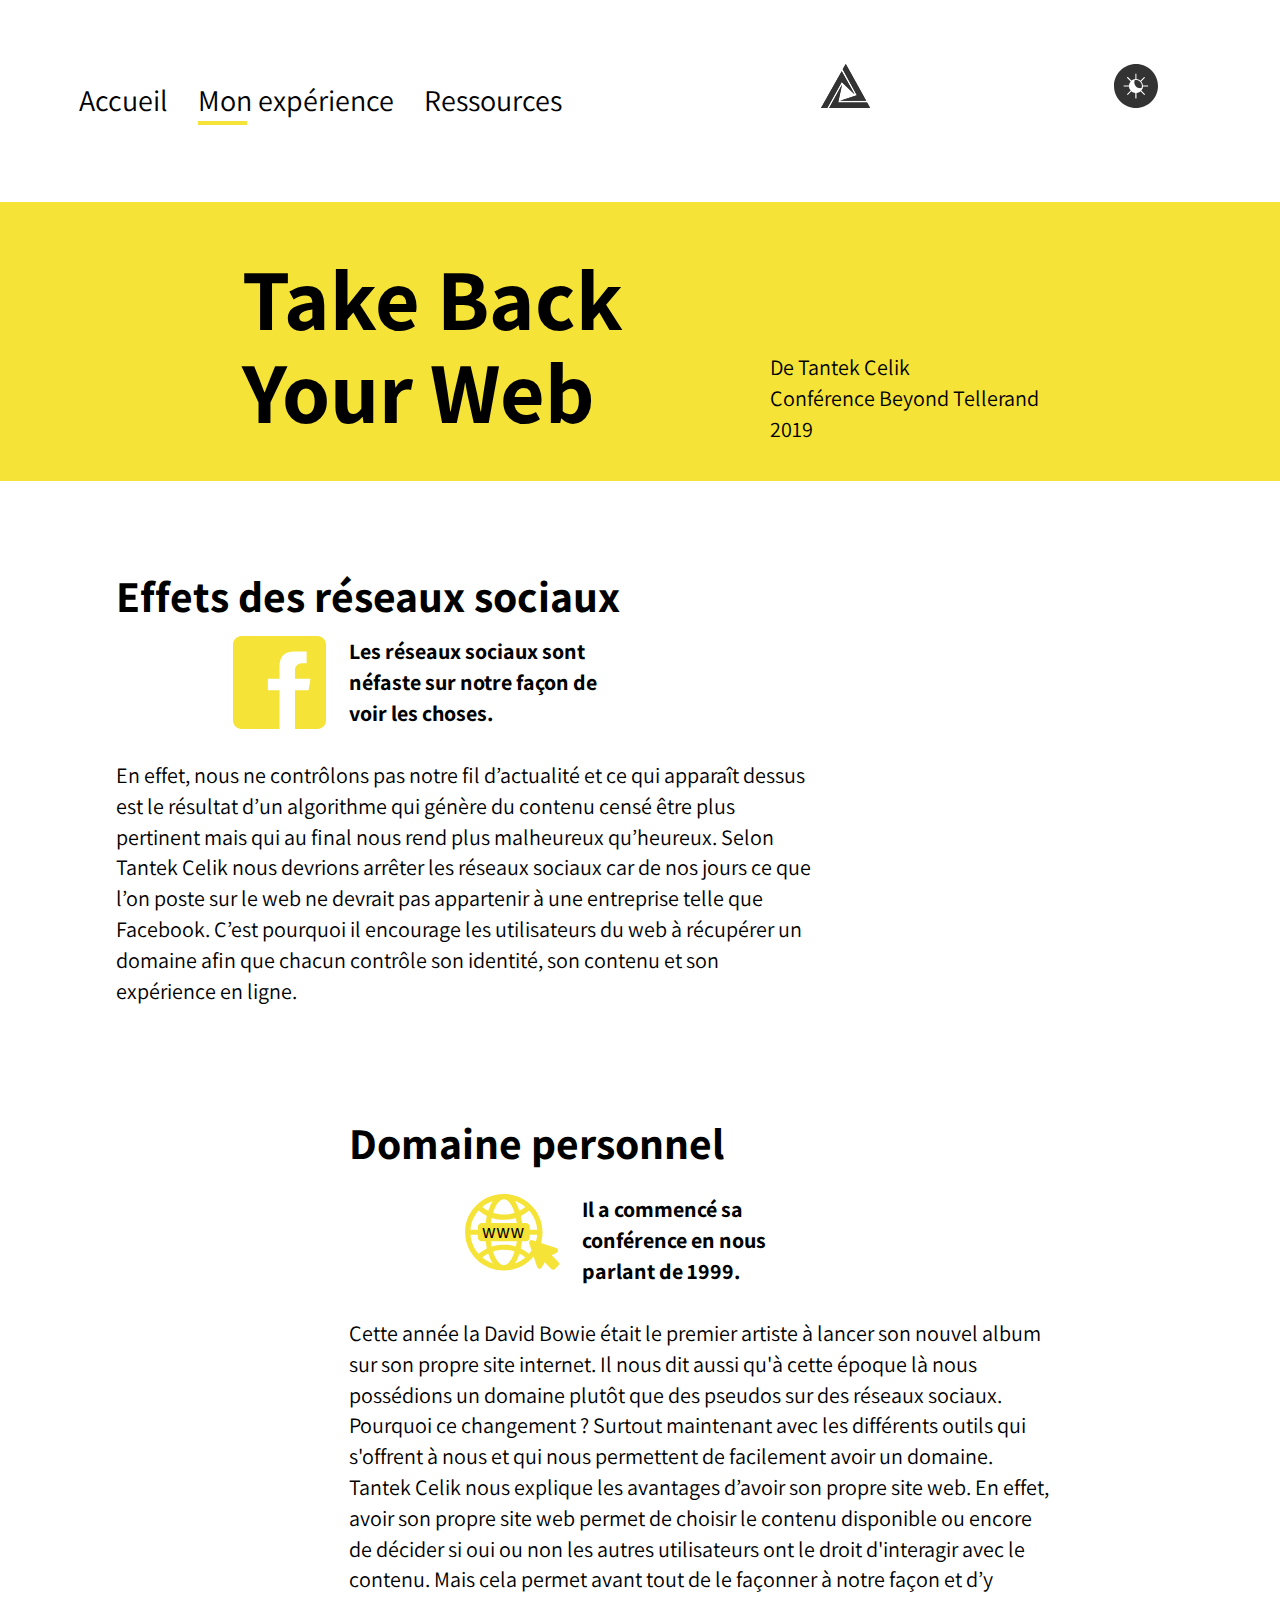
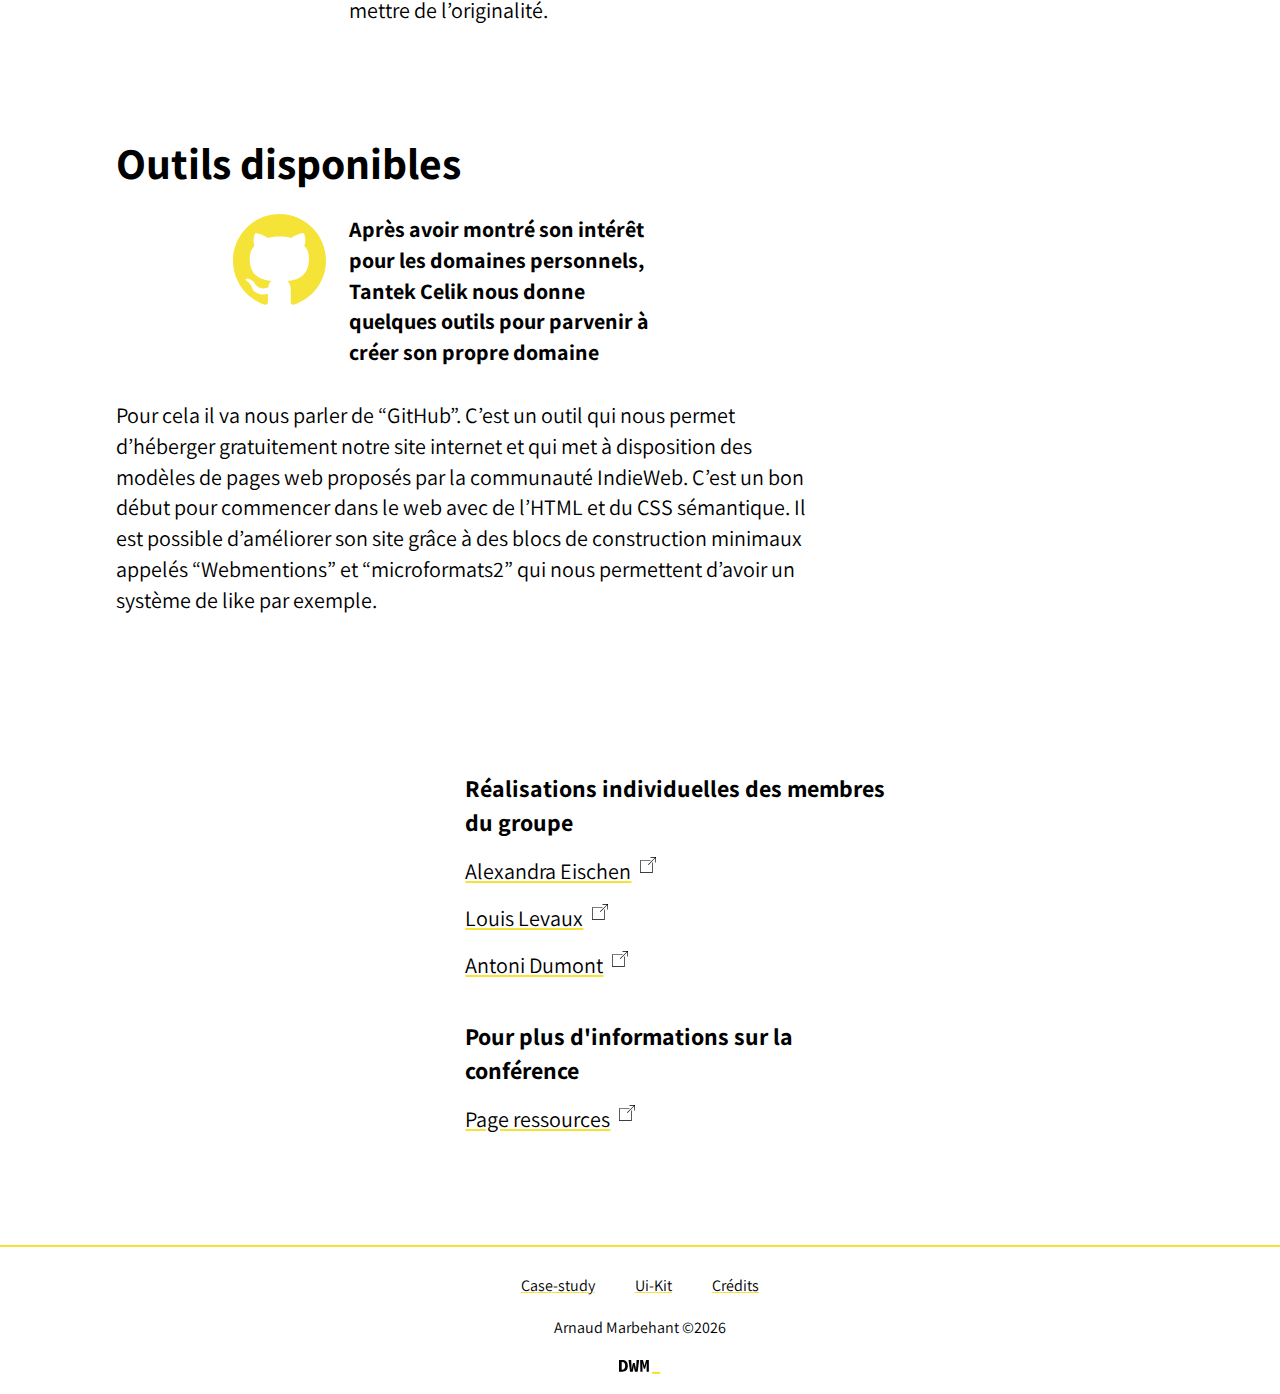
<file: mon-experience.html>
<!DOCTYPE html>
<html lang="fr">
    <head>
        <meta charset="UTF-8"> 
        <meta name="viewport" content="width=device-width, initial-scale=1.0"/>
        <link rel="icon" type="image/png" href="http://arnaud-marbehant.be/projets/iolce/assets/images/profil.png">

        <title>Mon expérience - Projet IOLCE - DWM HEAJ</title>

        <!-- Méta Google-->
        <meta name="title" content="Arnaud Marbehant - Projet IOLCE - DWM HEAJ" />
        <meta name="description" content="Découvrez la conférence Take Back Your Web de Tantek Celik" />

        <!-- Meta OpenGraph/Facebook -->
        
        <meta property="og:title" content="Arnaud Marbehant - Projet IOLCE - DWM HEAJ"/>
        <meta property="og:description" content="Découvrez la conférence Take Back Your Web de Tantek Celik"/>
        <meta property="og:type" content="website"/>
        <meta property="og:url" content="http://arnaud-marbehant.be/projets/iolce"/>
        <meta property="og:image" content="http://arnaud-marbehant.be/assets/images/profil_iolce.png"/>
        

        <!-- Meta Twitter -->
        <meta name="twitter:url" content="http://arnaud-marbehant.be/projets/iolce"/>
        <meta name="twitter:creator" content="@Marbeuh17"/>
        <meta name="twitter:title" content="Arnaud Marbehant - IOLCE"/>
        <meta name="twitter:description" content="Découvrez la conférence Take Back Your Web de Tantek Celik"/>
        <meta name="twitter:image" content="http://arnaud-marbehant.be/assets/images/profil_iolce.png"/>
        

        <link rel="preconnect" href="https://fonts.gstatic.com">
        <link href="https://fonts.googleapis.com/css2?family=Assistant:wght@400;700&display=swap" rel="stylesheet"> 
        <link rel="stylesheet" href="assets/css/style.css">
        <script src="assets/js/app.js" defer></script>
    

    </head>
    <body>
        <header>
            <button class="nav-button">
                <svg class=nav-button__icon width="38" height="38" viewBox="0 0 38 38" xmlns="http://www.w3.org/2000/svg">
                    <path class="h t" d="M10.5 10l17 0"/>
                    <path d="M10.5 19l17 0"/>
                    <path class="h b" d="M10.5 28l17 0"/>
                    <path class="x" d="M19 10.5l0 17"/>
                </svg>
            </button>
            <nav class="nav">
                <ul class="nav__list">
                    <li class="nav__item"><a class="nav__link" href="index.html">Accueil</a></li>
                    <li class="nav__item"><a class="nav__link nav__link--actif" href="mon-experience.html">Mon expérience</a></li>
                    <li class="nav__item"><a class="nav__link" href="ressources.html">Ressources</a></li>
                </ul>
            </nav>
            <div class="logo">  
                <a href="index.html">  
                    <svg xmlns="http://www.w3.org/2000/svg" xmlns:xlink="http://www.w3.org/1999/xlink" width="48.778" height="44"><defs><path id="a" d="M0 0h48.778v44H0z"/><mask id="b" maskContentUnits="userSpaceOnUse" maskUnits="userSpaceOnUse"><path d="M0 0h48.778v44H0z"/><use fill="#fff" xlink:href="#a"/></mask></defs><use fill="none" xlink:href="#a"/><g class="logo" mask="url(#b)" fill="#333" fill-rule="evenodd"><path d="M0 44h6.21l14.389-25.95 12.775 12.319-12.775-23.15L0 44z"/><path d="M8.121 44l12.775-23.154-3.819 17.673h28.716L48.778 44H8.12z"/><path d="M19.106 36.78h25.79L24.656 0l-3.044 5.354 14.15 26.011-16.657 5.415z"/></g></svg>
                </a>
            </div>
          
          <button class="btn__dark">
              Darkmode
          </button>
    </header>
    <div class="container--experience"> 
        <div class="baniere">
            <h1>Take Back Your Web</h1>     
            <p class="soustitle"> De Tantek Celik<br>
                Conférence Beyond Tellerand<br>
                2019
            </p>
        </div>
            <h2 class="effet">
                Effets des réseaux sociaux
            </h2>
          <div class="facebook"></div>
          <p class="p__bold--one">Les réseaux sociaux sont néfaste sur notre façon de voir les choses.</p>
          <p class="pone">En effet, nous ne contrôlons pas notre fil d’actualité et ce qui apparaît dessus est le résultat d’un algorithme qui génère du contenu censé être plus pertinent mais qui au final nous rend plus malheureux qu’heureux. Selon Tantek Çelik nous devrions arrêter les réseaux sociaux car de nos jours ce que l’on poste sur le web ne devrait pas appartenir à une entreprise telle que Facebook. C’est pourquoi il encourage les utilisateurs du web à récupérer un domaine afin que chacun contrôle son identité, son contenu et son expérience en ligne.</p> 
          <h2 class="domaine">Domaine&nbsp;personnel</h2>
          <div class="domaine__picto"></div>
          <p class="p__bold--two">Il a commencé sa conférence en nous parlant de 1999.</p>
          <p class="ptwo">Cette année la David Bowie était le premier artiste à lancer son nouvel album sur son propre site internet. Il nous dit aussi qu'à cette époque là nous possédions un domaine plutôt que des pseudos sur des réseaux sociaux. Pourquoi ce changement ? Surtout maintenant avec les différents outils qui s'offrent à nous et qui nous permettent de facilement avoir un domaine. Tantek Çelik nous explique les avantages d’avoir son propre site web. En effet, avoir son propre site web permet de choisir le contenu disponible ou encore de décider si oui ou non les autres utilisateurs ont le droit  d'interagir avec le contenu. Mais cela permet avant tout de le façonner à notre façon et d’y mettre de l’originalité.</p>            
          <h2 class="outil">Outils&nbsp;disponibles</h2>
          <div class="outil__picto"></div>
          <p class="p__bold--three">Après avoir montré son intérêt pour les domaines personnels, Tantek Çelik nous donne quelques outils pour parvenir à créer son propre domaine </p>
          <p class="pthree">Pour cela il va nous parler de “GitHub”. C’est un outil qui nous permet d’héberger gratuitement notre site internet et qui met à disposition des modèles de pages web proposés par la communauté IndieWeb. C’est un bon début pour commencer dans le web avec de l’HTML et du CSS sémantique. Il est possible d’améliorer son site grâce à des blocs de construction minimaux appelés “Webmentions” et “microformats2” qui nous permettent d’avoir un système de like par exemple.</p>
        <div class="realisation--experience">
            <h3>Réalisations individuelles des membres du groupe</h3>
        </div>
        <div class="realisation__liste--experience">
            <ul class="list__list">
                <li class="list__item"><a class="link" href="http://alexandra-eischen.be/projets/iolce/" target="_blank">Alexandra Eischen</a></li>
                <li class="list__item"><a class="link" href="https://www.louis-levaux.be/projets/iolce/" target="_blank">Louis Levaux</a></li>
                <li class="list__item"><a class="link" href="http://antoni-dumont.be/projets/iolce/" target="_blank">Antoni Dumont</a></li>
            </ul>
        </div>
        <div class="info--experience">
            <h3>Pour plus d'informations sur la conférence</h3>
        </div>
        <div class="info__liste--experience">
            <ul class="list__list">
                <li class="list__item"><a class="link" href="ressources.html">Page ressources</a></li>
            </ul>
        </div>
    </div>
    <footer>
        <hr>
        <ul class="footer__list">
            <li class="footer__item"><a class="footer__link" href="case-study.html">Case-study</a></li>
            <li class="footer__item"><a class="footer__link" href="ui-kit.html">Ui-Kit</a></li>
            <li class="footer__item"><a class="footer__link" href="credits.html">Crédits</a></li>
        </ul>
        <div class="copyright">
          <small>Arnaud Marbehant ©</small> 
          <small id="date"></small>
        </div>
        
        <a href="http://dwm.re/" target="_blank">
          <svg class="dwm" xmlns="http://www.w3.org/2000/svg" width="41.176" height="14" viewBox="0 0 41.176 14">
              <g>
              <path class="logo_dwm" fill="rgb(0,0,0)" fill-rule="evenodd" d="M0 0h3.2448883c3.35678101 0 5.59461976 1.75 5.59461976 5.83337402 0 4.08325196-2.23783875 5.94995118-5.48272705 5.94995118H0V0zm9.51086426 0h2.6854248l.3356781 6.30004883V9.2166748h.1118927c.1118927-1.05004882.3356781-1.98339843.5594635-2.91662597l.7832489-3.26672363h1.6783905l.78324891 3.26672363c.2237854.93322754.4475708 1.86657715.5594635 2.91662597h.1118927c0-1.05004882 0-1.98339843.1118927-2.91662597L17.56713867 0h2.57351685l-1.45458985 11.7833252h-2.7973175l-.7832489-3.61669922c-.1118927-.69995118-.3356781-1.51660157-.3356781-2.2166748-.1118927.70007323-.2237854 1.51672362-.3356781 2.2166748l-.6713562 3.61669922h-2.6854248L9.51086425 0zm14.43415832 0h-2.7973175l.2237854 11.7833252h2.1259613V8.16662598c0-1.39990235-.2237854-4.19995118-.3356781-5.48327637l.7832489 3.15002441.8951416 2.79992676h1.2308197l.8951416-2.79992676 1.00703431-3.15002441c-.1118927 1.2833252-.3356781 4.19995117-.3356781 5.48327637v3.61669922h2.237854V0h-2.7973175l-1.118927 4.19995117-.4475708 1.63342285h-.1118927l-.3356781-1.63342285L23.94502258 0zM3.13299561 9.6833496c1.7902832 0 3.0211029-1.05004882 3.0211029-3.85009765 0-2.79992675-1.2308197-3.73327636-3.0211029-3.73327636h-.4475708V9.6833496h.4475708z"/>
              <path fill="rgb(245,227,56)" fill-rule="evenodd" d="M33.12021231 14h8.05626786v-2.21666776h-8.05626786V14z"/>
              </g>
          </svg>
      </a>
    </footer>    
    </body>
</html>
</file>
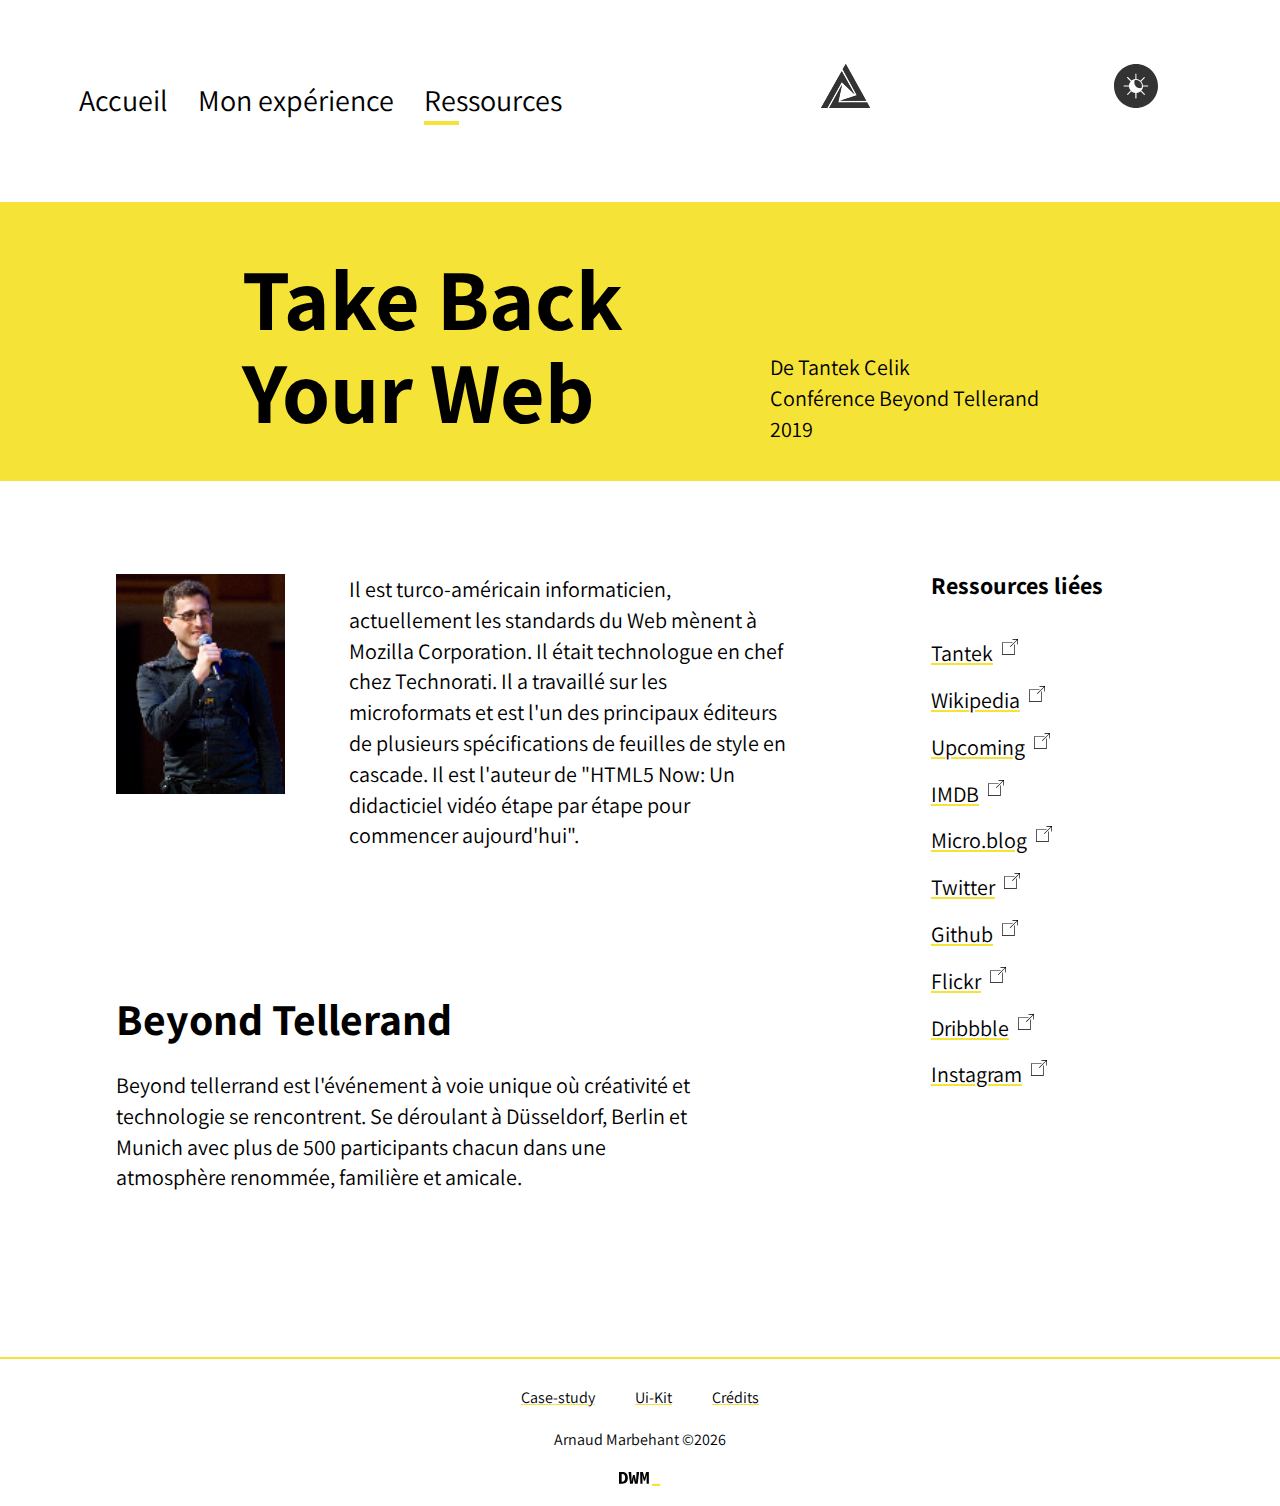
<file: ressources.html>
<!DOCTYPE html>
<html lang="fr">
    <head>
        <meta charset="UTF-8"> 
        <meta name="viewport" content="width=device-width, initial-scale=1.0"/>
        <link rel="icon" type="image/png" href="http://arnaud-marbehant.be/projets/iolce/assets/images/profil.png">

        <title>Ressources - Projet IOLCE - DWM HEAJ</title>

        <!-- Méta Google-->
        <meta name="title" content="Arnaud Marbehant - Projet IOLCE - DWM HEAJ" />
        <meta name="description" content="Découvrez la conférence Take Back Your Web de Tantek Celik" />

        <!-- Meta OpenGraph/Facebook -->
        
        <meta property="og:title" content="Arnaud Marbehant - Projet IOLCE - DWM HEAJ"/>
        <meta property="og:description" content="Découvrez la conférence Take Back Your Web de Tantek Celik"/>
        <meta property="og:type" content="website"/>
        <meta property="og:url" content="http://arnaud-marbehant.be/projets/iolce"/>
        <meta property="og:image" content="http://arnaud-marbehant.be/assets/images/profil_iolce.png"/>
        

        <!-- Meta Twitter -->
        <meta name="twitter:url" content="http://arnaud-marbehant.be/projets/iolce"/>
        <meta name="twitter:creator" content="@Marbeuh17"/>
        <meta name="twitter:title" content="Arnaud Marbehant - IOLCE"/>
        <meta name="twitter:description" content="Découvrez la conférence Take Back Your Web de Tantek Celik"/>
        <meta name="twitter:image" content="http://arnaud-marbehant.be/assets/images/profil_iolce.png"/>
        

        <link rel="preconnect" href="https://fonts.gstatic.com">
        <link href="https://fonts.googleapis.com/css2?family=Assistant:wght@400;700&display=swap" rel="stylesheet"> 
        <link rel="stylesheet" href="assets/css/style.css">
        <script src="assets/js/app.js" defer></script>
    

    </head>
    <body>
        <header>
            <button class="nav-button">
                <svg class=nav-button__icon width="38" height="38" viewBox="0 0 38 38" xmlns="http://www.w3.org/2000/svg">
                    <path class="h t" d="M10.5 10l17 0"/>
                    <path d="M10.5 19l17 0"/>
                    <path class="h b" d="M10.5 28l17 0"/>
                    <path class="x" d="M19 10.5l0 17"/>
                </svg>
            </button>
            <nav class="nav">
                <ul class="nav__list">
                    <li class="nav__item"><a class="nav__link" href="index.html">Accueil</a></li>
                    <li class="nav__item"><a class="nav__link" href="mon-experience.html">Mon expérience</a></li>
                    <li class="nav__item"><a class="nav__link nav__link--actif" href="ressources.html">Ressources</a></li>
                </ul>
            </nav>
            <div class="logo">  
                <a href="index.html">  
                    <svg xmlns="http://www.w3.org/2000/svg" xmlns:xlink="http://www.w3.org/1999/xlink" width="48.778" height="44"><defs><path id="a" d="M0 0h48.778v44H0z"/><mask id="b" maskContentUnits="userSpaceOnUse" maskUnits="userSpaceOnUse"><path d="M0 0h48.778v44H0z"/><use fill="#fff" xlink:href="#a"/></mask></defs><use fill="none" xlink:href="#a"/><g class="logo" mask="url(#b)" fill="#333" fill-rule="evenodd"><path d="M0 44h6.21l14.389-25.95 12.775 12.319-12.775-23.15L0 44z"/><path d="M8.121 44l12.775-23.154-3.819 17.673h28.716L48.778 44H8.12z"/><path d="M19.106 36.78h25.79L24.656 0l-3.044 5.354 14.15 26.011-16.657 5.415z"/></g></svg>
                </a>
            </div>
            
            <button class="btn__dark">
                Darkmode
            </button>
    </header>
    <div class="container--ressource"> 
        <div class="baniere">
            <h1>Take Back Your Web</h1>     
            <p class="soustitle"> De Tantek Celik<br>
                Conférence Beyond Tellerand<br>
                2019
            </p>
        </div>
        <img class="tantek__image" src="assets/images/tantek.png" srcset="assets/images/tantek@2x.png 2x" alt="photo de profil de Tantek Celik"/>
        <p class="pone--ressource">Il est turco-américain informaticien, actuellement les standards du Web mènent à Mozilla Corporation. Il était technologue en chef chez Technorati. Il a travaillé sur les microformats et est l'un des principaux éditeurs de plusieurs spécifications de feuilles de style en cascade. Il est l'auteur de "HTML5 Now: Un didacticiel vidéo étape par étape pour commencer aujourd'hui".</p>
        <h2 class="beyond">Beyond&nbsp;Tellerand</h2>   
        <p class="ptwo--ressource">Beyond tellerrand est l'événement à voie unique où créativité et technologie se rencontrent. Se déroulant à Düsseldorf, Berlin et Munich avec plus de 500 participants chacun dans une atmosphère renommée, familière et amicale.</p> 
        <h3 class="ressource">Ressources&nbsp;liées</h3>
        <div class="ressource__liste">
            <ul class="list__list">
                <li class="list__item"><a class="link" href="http://tantek.com/" target="_blank">Tantek</a></li>
                <li class="list__item"><a class="link" href="https://en.wikipedia.org/wiki/User:Tantek" target="_blank">Wikipedia</a></li>
                <li class="list__item"><a class="link" href="http://upcoming.org/user/6623" target="_blank">Upcoming</a></li>
                <li class="list__item"><a class="link" href="http://www.imdb.com/name/nm8414793" target="_blank">IMDB</a></li>
                <li class="list__item"><a class="link" href="https://micro.blog/t" target="_blank">Micro.blog</a></li>
                <li class="list__item"><a class="link" href="https://twitter.com/intent/user?screen_name=t" target="_blank">Twitter</a></li>
                <li class="list__item"><a class="link" href="https://github.com/tantek" target="_blank">Github</a></li>
                <li class="list__item"><a class="link" href="https://www.flickr.com/people/tantek/" target="_blank">Flickr</a></li>
                <li class="list__item"><a class="link" href="http://dribbble.com/tantek/" target="_blank">Dribbble</a></li>
                <li class="list__item"><a class="link" href="https://www.instagram.com/tantek/" target="_blank">Instagram</a></li>
            </ul>
        </div>    
    </div> 
    <footer>
        <hr>
        <ul class="footer__list">
            <li class="footer__item"><a class="footer__link" href="case-study.html">Case-study</a></li>
            <li class="footer__item"><a class="footer__link" href="ui-kit.html">Ui-Kit</a></li>
            <li class="footer__item"><a class="footer__link" href="credits.html">Crédits</a></li>
        </ul>
        <div class="copyright">
            <small>Arnaud Marbehant ©</small> 
            <small id="date"></small>
        </div>
        
        <a href="http://dwm.re/" target="_blank">
            <svg class="dwm" xmlns="http://www.w3.org/2000/svg" width="41.176" height="14" viewBox="0 0 41.176 14">
                <g>
                <path class="logo_dwm" fill="rgb(0,0,0)" fill-rule="evenodd" d="M0 0h3.2448883c3.35678101 0 5.59461976 1.75 5.59461976 5.83337402 0 4.08325196-2.23783875 5.94995118-5.48272705 5.94995118H0V0zm9.51086426 0h2.6854248l.3356781 6.30004883V9.2166748h.1118927c.1118927-1.05004882.3356781-1.98339843.5594635-2.91662597l.7832489-3.26672363h1.6783905l.78324891 3.26672363c.2237854.93322754.4475708 1.86657715.5594635 2.91662597h.1118927c0-1.05004882 0-1.98339843.1118927-2.91662597L17.56713867 0h2.57351685l-1.45458985 11.7833252h-2.7973175l-.7832489-3.61669922c-.1118927-.69995118-.3356781-1.51660157-.3356781-2.2166748-.1118927.70007323-.2237854 1.51672362-.3356781 2.2166748l-.6713562 3.61669922h-2.6854248L9.51086425 0zm14.43415832 0h-2.7973175l.2237854 11.7833252h2.1259613V8.16662598c0-1.39990235-.2237854-4.19995118-.3356781-5.48327637l.7832489 3.15002441.8951416 2.79992676h1.2308197l.8951416-2.79992676 1.00703431-3.15002441c-.1118927 1.2833252-.3356781 4.19995117-.3356781 5.48327637v3.61669922h2.237854V0h-2.7973175l-1.118927 4.19995117-.4475708 1.63342285h-.1118927l-.3356781-1.63342285L23.94502258 0zM3.13299561 9.6833496c1.7902832 0 3.0211029-1.05004882 3.0211029-3.85009765 0-2.79992675-1.2308197-3.73327636-3.0211029-3.73327636h-.4475708V9.6833496h.4475708z"/>
                <path fill="rgb(245,227,56)" fill-rule="evenodd" d="M33.12021231 14h8.05626786v-2.21666776h-8.05626786V14z"/>
                </g>
            </svg>
        </a>
    </footer>     
    </body>
</html>
</file>
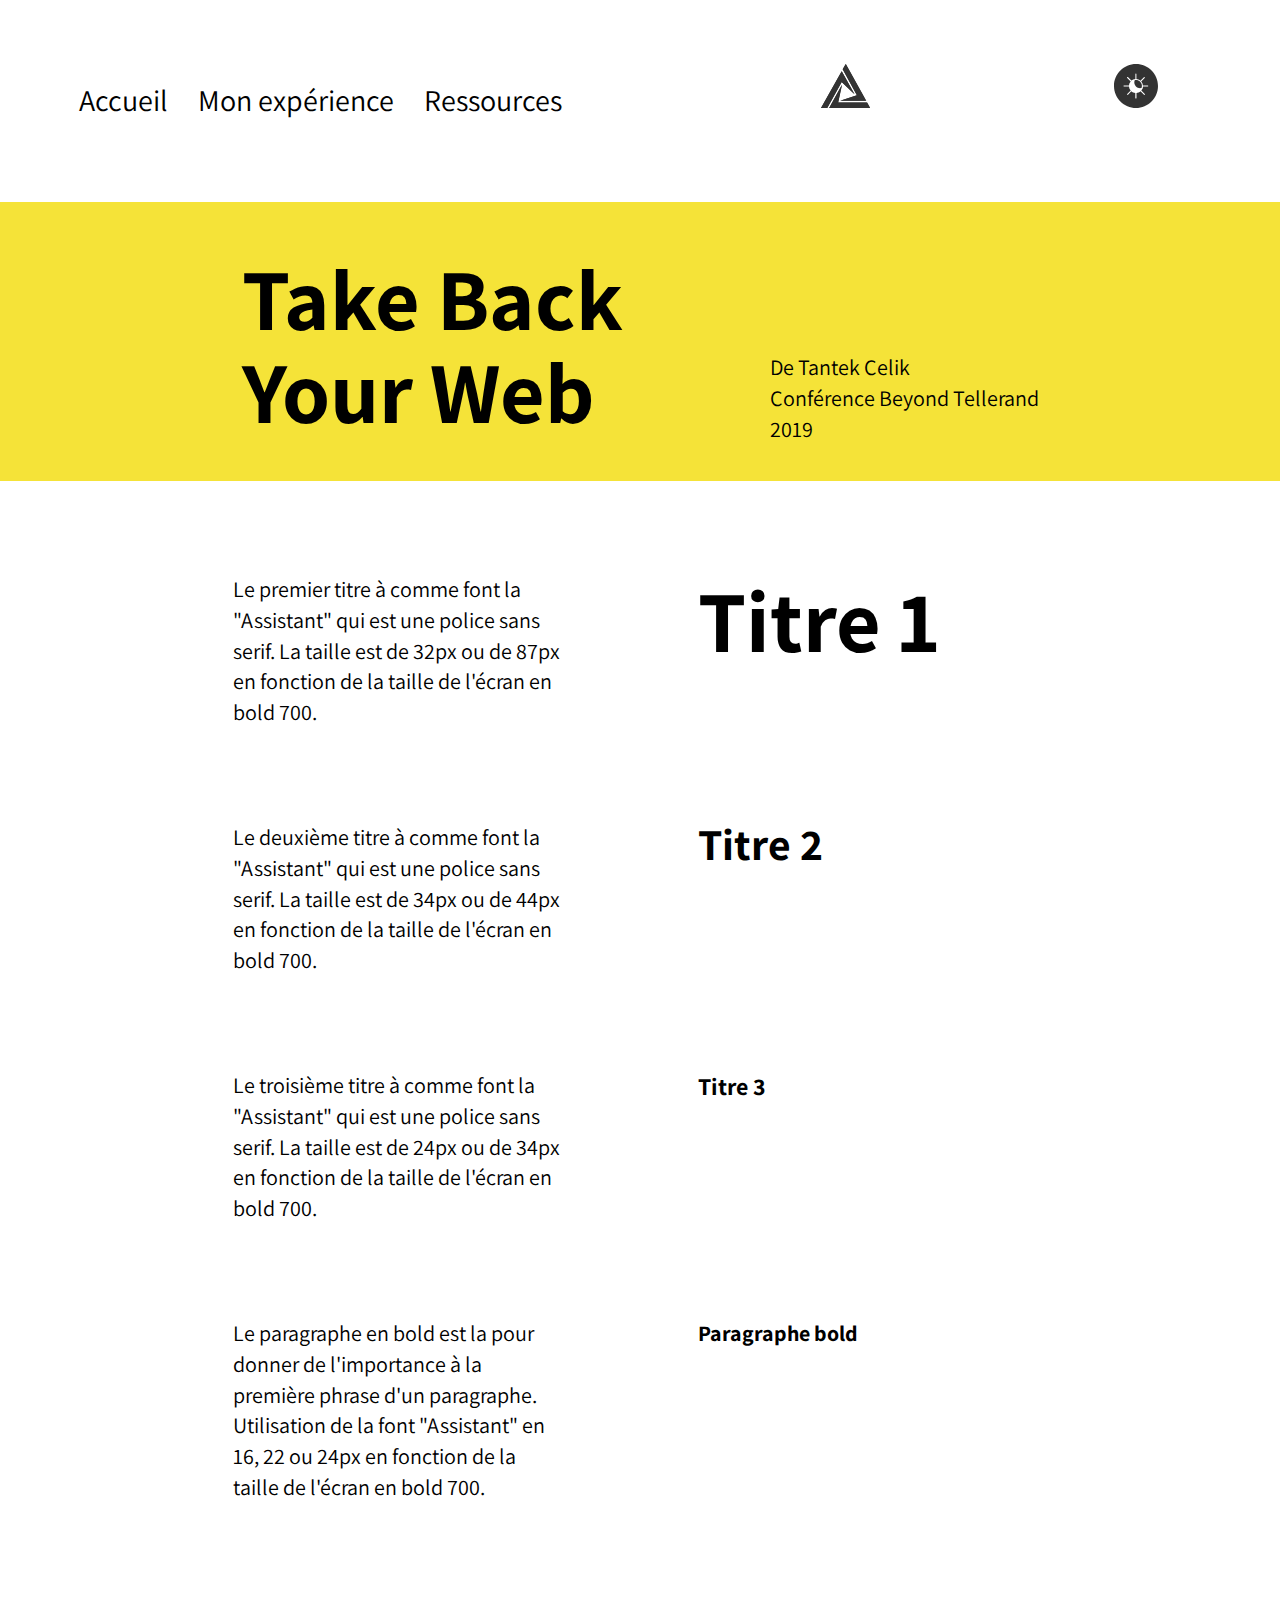
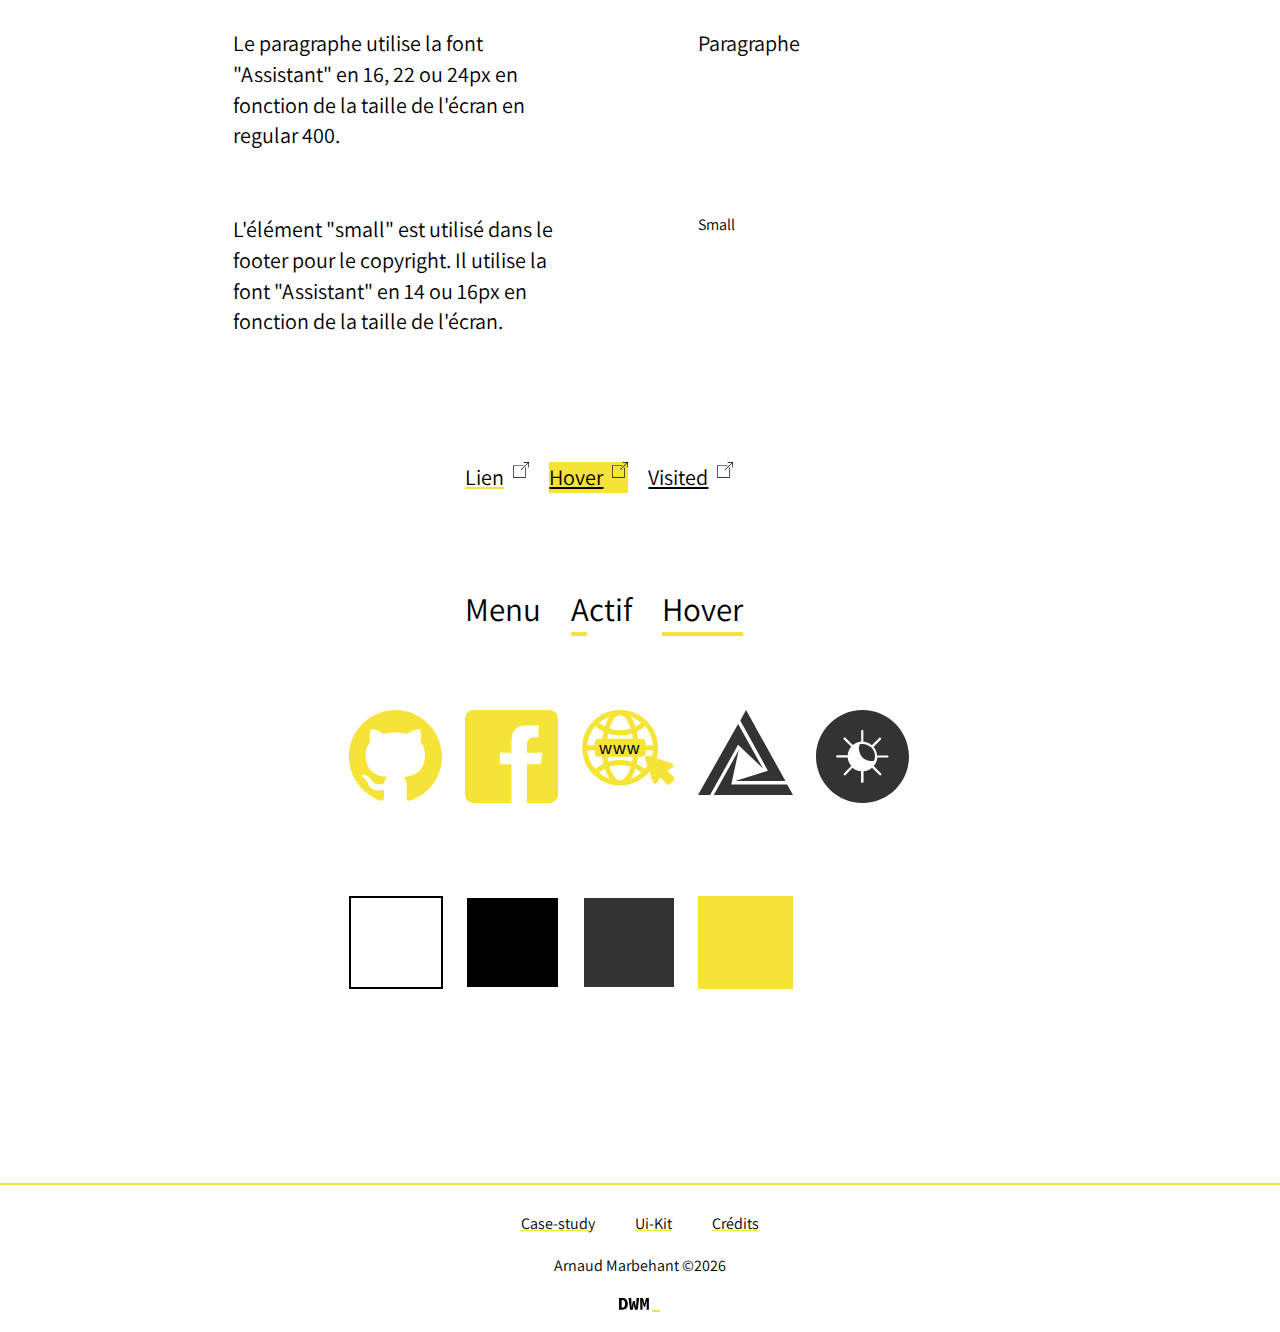
<file: ui-kit.html>
<!DOCTYPE html>
<html lang="fr">
    <head>
        <meta charset="UTF-8"> 
        <meta name="viewport" content="width=device-width, initial-scale=1.0"/>
        <link rel="icon" type="image/png" href="http://arnaud-marbehant.be/projets/iolce/assets/images/profil.png">

        <title>UI-Kit - Projet IOLCE - DWM HEAJ</title>

        <!-- Méta Google-->
        <meta name="title" content="Arnaud Marbehant - Projet IOLCE - DWM HEAJ" />
        <meta name="description" content="Découvrez la conférence Take Back Your Web de Tantek Celik" />

        <!-- Meta OpenGraph/Facebook -->
        
        <meta property="og:title" content="Arnaud Marbehant - Projet IOLCE - DWM HEAJ"/>
        <meta property="og:description" content="Découvrez la conférence Take Back Your Web de Tantek Celik"/>
        <meta property="og:type" content="website"/>
        <meta property="og:url" content="http://arnaud-marbehant.be/projets/iolce"/>
        <meta property="og:image" content="http://arnaud-marbehant.be/assets/images/profil_iolce.png"/>
        

        <!-- Meta Twitter -->
        <meta name="twitter:url" content="http://arnaud-marbehant.be/projets/iolce"/>
        <meta name="twitter:creator" content="@Marbeuh17"/>
        <meta name="twitter:title" content="Arnaud Marbehant - IOLCE"/>
        <meta name="twitter:description" content="Découvrez la conférence Take Back Your Web de Tantek Celik"/>
        <meta name="twitter:image" content="http://arnaud-marbehant.be/assets/images/profil_iolce.png"/>
        

        <link rel="preconnect" href="https://fonts.gstatic.com">
        <link href="https://fonts.googleapis.com/css2?family=Assistant:wght@400;700&display=swap" rel="stylesheet"> 
        <link rel="stylesheet" href="assets/css/style.css">
        <script src="assets/js/app.js" defer></script>
    

    </head>
    <body>
        <header>
            <button class="nav-button">
                <svg class=nav-button__icon width="38" height="38" viewBox="0 0 38 38" xmlns="http://www.w3.org/2000/svg">
                    <path class="h t" d="M10.5 10l17 0"/>
                    <path d="M10.5 19l17 0"/>
                    <path class="h b" d="M10.5 28l17 0"/>
                    <path class="x" d="M19 10.5l0 17"/>
                </svg>
            </button>
            <nav class="nav">
                <ul class="nav__list">
                    <li class="nav__item"><a class="nav__link" href="index.html">Accueil</a></li>
                    <li class="nav__item"><a class="nav__link" href="mon-experience.html">Mon expérience</a></li>
                    <li class="nav__item"><a class="nav__link" href="ressources.html">Ressources</a></li>
                </ul>
            </nav>
            <div class="logo">  
                <a href="index.html">  
                    <svg xmlns="http://www.w3.org/2000/svg" xmlns:xlink="http://www.w3.org/1999/xlink" width="48.778" height="44"><defs><path id="a" d="M0 0h48.778v44H0z"/><mask id="b" maskContentUnits="userSpaceOnUse" maskUnits="userSpaceOnUse"><path d="M0 0h48.778v44H0z"/><use fill="#fff" xlink:href="#a"/></mask></defs><use fill="none" xlink:href="#a"/><g class="logo" mask="url(#b)" fill="#333" fill-rule="evenodd"><path d="M0 44h6.21l14.389-25.95 12.775 12.319-12.775-23.15L0 44z"/><path d="M8.121 44l12.775-23.154-3.819 17.673h28.716L48.778 44H8.12z"/><path d="M19.106 36.78h25.79L24.656 0l-3.044 5.354 14.15 26.011-16.657 5.415z"/></g></svg>
                </a>
            </div>
            
            <button class="btn__dark">
                Darkmode
            </button>
        </header>
        <main>
            <div class="container--ui">
                <div class="baniere">
                    <h1>Take Back Your Web</h1>     
                    <p class="soustitle"> De Tantek Celik<br>
                        Conférence Beyond Tellerand<br>
                        2019
                    </p>
                </div>
                <h1 class="hone__ui--tittle">Titre 1</h1>
                <p class="hone__ui--p">
                    Le premier titre à comme font la "Assistant" qui est une police sans serif. 
                    La taille est de 32px ou de 87px en fonction de la taille de l'écran en bold 700.
                </p>
                <h2 class="htwo__ui--tittle">Titre 2</h2>
                <p class="htwo__ui--p">
                    Le deuxième titre à comme font la "Assistant" qui est une police sans serif. 
                    La taille est de 34px ou de 44px en fonction de la taille de l'écran en bold 700.
                </p>
                <h3 class="hthree__ui--tittle">Titre 3</h3>
                <p class="hthree__ui--p">
                    Le troisième titre à comme font la "Assistant" qui est une police sans serif. 
                    La taille est de 24px ou de 34px en fonction de la taille de l'écran en bold 700.
                </p>
                <p class="pbold__ui--tittle p__bold">Paragraphe bold</p>
                <p class="pbold__ui-p">
                    Le paragraphe en bold est la pour donner de l'importance à la première phrase d'un paragraphe.
                    Utilisation de la font "Assistant" en 16, 22 ou 24px en fonction de la taille de l'écran en bold 700.
                </p>
                <p class="p__ui--tittle">Paragraphe</p>
                <p class="p__ui--p">
                    Le paragraphe utilise la font "Assistant" en 16, 22 ou 24px en fonction de la taille de l'écran en regular 400.
                </p>
                <small class="small__ui--tittle">Small</small>
                <p class="small__ui--p">
                    L'élément "small" est utilisé dans le footer pour le copyright.
                    Il utilise la font "Assistant" en 14 ou 16px en fonction de la taille de l'écran.
                </p>
                <ul class="link__ui">
                    <li class="link__ui__el"><p class="link__ui--lien">Lien</p></li>
                    <li class="link__ui__el"><p class="link__ui--hover">Hover</p></li>
                    <li class="link__ui__el"><p class="link__ui--visited">Visited</p></li>
                </ul>
                <ul class="nav__ui">
                    <li class="nav__ui__el"><p class="nav__ui--menu">Menu</p></li>
                    <li class="nav__ui__el"><p class="nav__ui--actif">Actif</p></li>
                    <li class="nav__ui__el"><p class="nav__ui--hover">Hover</p></li>
                </ul>
                
                
                
                
                
                <div class="logo--ui"></div>
                <div class="picto__theme--ui"></div>
                <div class="facebook facebook--ui"></div>
                <div class="domaine__picto domaine__picto--ui"></div>
                <div class="outil__picto outil__picto--ui"></div>
                <div class="couleur1"></div>
                <div class="couleur2"></div>
                <div class="couleur3"></div>
                <div class="couleur4"></div>
            </div>
        </main>
        <footer>
            <hr>
            <ul class="footer__list">
                <li class="footer__item"><a class="footer__link" href="case-study.html">Case-study</a></li>
                <li class="footer__item"><a class="footer__link" href="ui-kit.html">Ui-Kit</a></li>
                <li class="footer__item"><a class="footer__link" href="credits.html">Crédits</a></li>
            </ul>
            <div class="copyright">
                <small>Arnaud Marbehant ©</small> 
                <small id="date"></small>
            </div>
        
            <a href="http://dwm.re/" target="_blank">
                <svg class="dwm" xmlns="http://www.w3.org/2000/svg" width="41.176" height="14" viewBox="0 0 41.176 14">
                    <g>
                    <path class="logo_dwm" fill="rgb(0,0,0)" fill-rule="evenodd" d="M0 0h3.2448883c3.35678101 0 5.59461976 1.75 5.59461976 5.83337402 0 4.08325196-2.23783875 5.94995118-5.48272705 5.94995118H0V0zm9.51086426 0h2.6854248l.3356781 6.30004883V9.2166748h.1118927c.1118927-1.05004882.3356781-1.98339843.5594635-2.91662597l.7832489-3.26672363h1.6783905l.78324891 3.26672363c.2237854.93322754.4475708 1.86657715.5594635 2.91662597h.1118927c0-1.05004882 0-1.98339843.1118927-2.91662597L17.56713867 0h2.57351685l-1.45458985 11.7833252h-2.7973175l-.7832489-3.61669922c-.1118927-.69995118-.3356781-1.51660157-.3356781-2.2166748-.1118927.70007323-.2237854 1.51672362-.3356781 2.2166748l-.6713562 3.61669922h-2.6854248L9.51086425 0zm14.43415832 0h-2.7973175l.2237854 11.7833252h2.1259613V8.16662598c0-1.39990235-.2237854-4.19995118-.3356781-5.48327637l.7832489 3.15002441.8951416 2.79992676h1.2308197l.8951416-2.79992676 1.00703431-3.15002441c-.1118927 1.2833252-.3356781 4.19995117-.3356781 5.48327637v3.61669922h2.237854V0h-2.7973175l-1.118927 4.19995117-.4475708 1.63342285h-.1118927l-.3356781-1.63342285L23.94502258 0zM3.13299561 9.6833496c1.7902832 0 3.0211029-1.05004882 3.0211029-3.85009765 0-2.79992675-1.2308197-3.73327636-3.0211029-3.73327636h-.4475708V9.6833496h.4475708z"/>
                    <path fill="rgb(245,227,56)" fill-rule="evenodd" d="M33.12021231 14h8.05626786v-2.21666776h-8.05626786V14z"/>
                    </g>
                </svg>
            </a>
        </footer>
    </body>
</html>
</file>
<file: assets/css/style.css>
@import 'normalize.css';

body{
  font-family: 'Assistant', sans-serif;
  font-size: 16px;
  line-height: 1.4;
  font-weight: 400;
  color: #000;
}

.container--accueil{
  display: grid;
  grid-template-columns: repeat(5, 1fr);
  grid-template-rows: repeat(29, 22px);
  grid-row-gap: 22px;
  grid-column-gap: 16px;
}

.container--experience{
  display: grid;
  grid-template-columns: repeat(5, 1fr);
  grid-template-rows: repeat(59, 22px);
  grid-row-gap: 22px;
  grid-column-gap: 16px;
}


.container--ressource{
  display: grid;
  grid-template-columns: repeat(5, 1fr);
  grid-template-rows: repeat(36, 22px);
  grid-row-gap: 22px;
  grid-column-gap: 16px;
}

.container--credit{
  display: grid;
  grid-template-columns: repeat(5, 1fr);
  grid-template-rows: repeat(17, 22px);
  grid-row-gap: 22px;
  grid-column-gap: 16px;
}

.container--ui{
  display: grid;
  grid-template-columns: repeat(5, 1fr);
  grid-template-rows: repeat(55, 22px);
  grid-row-gap: 22px;
  grid-column-gap: 16px;
}

.container--case{
  display: grid;
  grid-template-columns: repeat(5, 1fr);
  grid-template-rows: repeat(193, 22px);
  grid-row-gap: 22px;
  grid-column-gap: 16px;
}

.tantek__image{
  grid-column: 1/2;
  grid-row: 10/span 3;
  margin-left: 10%;
}


header{
  display: flex;
  margin-top: 10%;
}

footer{
  font-size: 14px;
}

.logo{
  align-items: center;
  justify-content: center;
  margin-left: auto;
  margin-right: auto;
  background-size: contain;
  background-image: url(../images/Logo.svg);
  background-repeat: no-repeat;
}


/* .darkmode{
  margin-right: 10%;
  background-size: contain;
  background-image: url(../images/picto_theme.svg);
  background-repeat: no-repeat; 
} */

.btn__dark{
  background-size: contain;
  background-image: url(../images/picto_theme.svg);
  background-repeat: no-repeat;
  text-indent: 100%;
  white-space: nowrap;
  overflow: hidden;
  padding: 0;
  width: 44px;
  height: 44px;
  margin-right: 10%;
  background-color: inherit;
  border: none;
  cursor: pointer;
}

.dark .btn__dark{
  background-image: url(../images/picto_theme-dark.svg);
}


.baniere{
  grid-row: 2/9;
  grid-column: span 5;
  background-color: #F5E338;
}

.resume1{
  grid-column: span 5;
  grid-row: 10/13;
  margin-left: 10%;
  margin-right: 10%;
  line-height: 22px;
  font-weight: 700;
  max-width: 400px;
}

.resume2{
  grid-column: span 5;
  grid-row: 13/17;
  margin-left: 10%;
  margin-right: 10%;
  line-height: 22px;
  max-width: 400px;
}

.lien1{
  grid-column: 2/span 4;
  grid-row: 17;
  margin-right: 10%;
  text-align: right;
}

.realisation--accueil{
  grid-column: span 5;
  grid-row: 19/span 2;
  margin-left: 10%;
  margin-right: 10%;
}

.realisation__liste--accueil{
  grid-column: 2/5;
  grid-row: 21/span 3;
}

.info--accueil{
  grid-column: span 5;
  grid-row: 25/span 2;
  margin-left: 10%;
  margin-right: 10%;
}

.info__liste--accueil{
  grid-column: 2/5;
  grid-row: 27;
}

.info--experience{
  grid-column: span 5;
  grid-row: 55/span 2;
  margin-left: 10%;
  margin-right: 10%;
}

.info__liste--experience{
  grid-column: 2/5;
  grid-row: 57;
}

.effet{
  grid-column: span 5;
  grid-row: 10/span 2;
  margin-left: 10%;
  margin-right: 10%;
}

.facebook{
  grid-column: 2;
  grid-row: 12/span 2;
  background-size: contain;
  background-image: url(../images/Facebook.svg);
  background-repeat: no-repeat;
}

.p__bold--one{
  grid-column: 3/span 3;
  grid-row: 12/span 2;
  margin-right: 10%;
  font-weight: 700;
  max-width: 250px;
}

.pone{
  grid-column: 1/span 5;
  grid-row: 14/span 8;
  margin-right: 10%;
  margin-left: 10%;
  max-width: 480px;
}

.domaine{
  grid-column: span 5;
  grid-row: 23;
  margin-left: 10%;
  margin-right: 10%;
  line-height: 22px;
}

.domaine__picto{
  grid-column: 2;
  grid-row: 24/span 2;
  background-size: contain;
  background-image: url(../images/Domaine.svg);
  background-repeat: no-repeat;
}

.p__bold--two{
  grid-column: 3/span 3;
  grid-row: 24/span 2;
  margin-right: 10%;
  font-weight: 700;
  max-width: 250px;
}

.ptwo{
  grid-column: 1/span 5;
  grid-row: 26/span 9;
  margin-right: 10%;
  margin-left: 10%;
  max-width: 480px;
}

.outil{
  grid-column: span 5;
  grid-row: 36;
  margin-left: 10%;
  margin-right: 10%;
  line-height: 22px;
}

.outil__picto{
  grid-column: 2;
  grid-row: 37/span 2;
  background-size: contain;
  background-image: url(../images/Github.svg);
  background-repeat: no-repeat;
}

.p__bold--three{
  grid-column: 3/span 3;
  grid-row: 37/span 4;
  margin-right: 10%;
  font-weight: 700;
  max-width: 250px;
}

.pthree{
  grid-column: 1/span 5;
  grid-row: 41/span 7;
  margin-right: 10%;
  margin-left: 10%;
  max-width: 480px;
}

.realisation--experience{
  grid-column: span 5;
  grid-row: 49/span 2;
  margin-left: 10%;
  margin-right: 10%;
}

.realisation__liste--experience{
  grid-column: 2/5;
  grid-row: 51/span 3;
}

.pone--ressource{
  grid-column: 2/span 4;
  grid-row: 10/span 8;
  margin-right: 10%;
  margin-left: 2%;
  max-width: 480px;
  text-align: left;
}

.beyond{
  grid-column: span 5;
  grid-row: 19;
  margin-left: 10%;
  margin-right: 10%;
  line-height: 22px;
}

.ptwo--ressource{
  grid-column: 1/span 5;
  grid-row: 20/span 4;
  margin-right: 10%;
  margin-left: 10%;
  max-width: 480px;
}

.ressource{
  grid-column: span 5;
  grid-row: 25;
  margin-left: 10%;
  margin-right: 10%;
  text-align: center;
  line-height: 22px;
}

.ressource__liste{
  grid-column: span 5;
  grid-row: 26/span 10;
  margin-left: 10%;
  margin-right: 10%;
  text-align: center;
}

.credit{
  grid-column: span 5;
  grid-row: 10;
  margin-left: 10%;
  margin-right: 10%;
  text-align: center;
  line-height: 22px;
}

.credit__liste{
  grid-column: span 5;
  grid-row: 11/span 6;
  margin-left: 10%;
  margin-right: 10%;
  text-align: center;
}


/* Style */

.dark{
  color: white;
  background: black;
}

.dark .logo {
  fill: #FFF;
}

.dark .logo_dwm{
  fill: #FFF;
}

.nav{
  display: none;
}

.nav-button{
  position: static;
  z-index: 2;
  background: transparent;
  border: none;
  text-transform: uppercase;
  font-weight: bold;
  outline: none;
}
.nav-button:hover{
  cursor: pointer;
}
.nav{
  display: none;
}

.nav__list{
  margin: auto;
  list-style: none;
}

.nav__link{
  display: inline-block;
  padding: 1em;
  margin: .5em;
  font-size: 1.5em;
  text-decoration: none;
  color: #FFF;
}


body[data-menu] .nav{
display: flex;
position: fixed;
top: 0;
left: 0;
height: 100vh;
width: 100vw;
background: black;
}


/* Icon menu */

.nav-button__icon {
  display: inline-block;
  vertical-align: middle;
  width: 51px;
  height: 44px;
  margin-left: 10%;
  stroke-width: 5;
  stroke-linecap: square;
  stroke: #2c2c2c;
  transition: stroke 0.4s ease-out, transform 0.4s ease-in-out;
}
.nav-button:hover .nav-button__icon {
  stroke: #F5E338;
}

.dark .nav-button__icon{
    stroke: #FFF;
}

body[data-menu] .nav-button__icon  {
  transform: rotate(225deg);
  stroke: #F5E338;
}

.nav-button__icon path {
  backface-visibility: hidden;
  transition: opacity 0.4s ease-in-out, transform 0.4s ease-in-out;
}

.nav-button__icon .x,
body[data-menu] .nav-button__icon .h {
  opacity: 0;
}

body[data-menu] .nav-button__icon .x {
  opacity: 1;
}

body[data-menu] .nav-button__icon .t {
  transform: translate(0, 8px);
  transform: translateY(8px);
}

body[data-menu] .nav-button__icon .b {
  transform: translate(0, -8px);
  transform: translateY(-8px);
}

h1{
font-family: 'Assistant', sans-serif;
font-size: 62px;
font-weight: 700;
line-height: 66px;
color: #000;
margin-left: 10%;
margin-top: 44px;
margin-bottom: 22px;
max-width: 400px;
}

.soustitle{
  font-family: 'Assistant', sans-serif;
  font-size: 16px;
  color: #000;
  font-weight: 400;
  margin-left: 40%;
}

.resume__title{
  line-height: 31px;
}

.htwo{
  font-family: 'Assistant', sans-serif;
  font-size: 24px;
  font-weight: 700;
  margin: 0;
}

h2{
font-family: 'Assistant', sans-serif;
font-size: 34px;
font-weight: 700;
margin: 0;
line-height: 34px;
}



h3{
font-family: 'Assistant', sans-serif;
font-size: 24px;
font-weight: 700;
margin: 0;
}

p{
  margin: 0;
}

.p__bold{
font-family: 'Assistant', sans-serif;
font-size: 16px;
font-weight: 700;
margin: 0;
}

.link:visited{
  text-decoration-color: #000;
  }
  
.dark .link:visited{
  text-decoration: #FFF;
}

.link{
text-decoration-color: #F5E338;
color: #000;
background: url("../images/picto_link.svg") no-repeat 100% 0;
background-size: 16px 16px;
padding-right: 25px;
}

.dark .link{
text-decoration-color: #F5E338;
color: #FFF;
background: url("../images/picto_link_dark.svg") no-repeat 100% 0;
background-size: 16px 16px;
padding-right: 25px;
}




.link:hover{
background-color:  #F5E338;
text-decoration-color: #000;

}

.link:focus{
background-color: #F5E338;
}

.dark .link:hover{
color: #000;
text-decoration-color:#000 ;
background: url("../images/picto_link.svg") no-repeat 100% 0;
background-size: 16px 16px;
padding-right: 25px;
background-color:  #F5E338;
} 

.dark .link:focus{
color: #000;
text-decoration-color:#000 ;
background: url("../images/picto_link.svg") no-repeat 100% 0;
background-size: 16px 16px;
padding-right: 25px;
background-color:  #F5E338;
}



.list__list{
list-style: none;
padding-inline-start: 0;
}

.list__item{
margin-bottom: 16px;
}

.footer__list{
list-style: none;
display: flex;
justify-content: center;
margin: 0;
padding-inline-start: 0;
}

.footer__item{
  margin: 20px;
}

.footer__link:visited{
  text-decoration-color: #000;
  }
  
.dark .footer__link:visited{
  text-decoration: #FFF;
}

.footer__link{
text-decoration-color: #F5E338;
color: #000;
}

.dark .footer__link{
text-decoration-color: #F5E338;
color: #FFF;
}

.footer__link:hover{
background-color:  #F5E338;

}

.footer__link:focus{
background-color:  #F5E338;
}

.dark .footer__link:hover{
color: #000;
text-decoration-color:#000 ;
} 

.dark .footer__link:focus{
color: #000;
text-decoration-color:#000 ;
}



.copyright{
  font-size: 14px;
  font-family: 'Assistant', sans-serif;
  line-height: 1.4;
  font-weight: 400;
  display: flex;
  text-align: center;
  justify-content: center;
}

.logo_dwm{
display: inline-block;
}

hr{
background-color: #F5E338;
height: 2px;
border: 0;
}


small{
  display: flex;
  text-align: center;
  justify-content: center;
}


.dwm{
  display: block;
  margin: 20px auto;
}

.hone__ui--tittle{
  grid-column: 2/span 3;
  grid-row: 9/span 2;
  margin: 0;
  color: inherit;
}

.hone__ui--p{
  grid-column: 2/span 3;
  grid-row: 11/span 3;
  max-width: 400px;
}

.htwo__ui--tittle{
  grid-column: 2/span 3;
  grid-row: 15/span 2;
}

.htwo__ui--p{
  grid-column: 2/span 3;
  grid-row: 16/span 3;
  max-width: 400px;
}

.hthree__ui--tittle{
  grid-column: 2/span 3;
  grid-row: 20/span 2;
}

.hthree__ui--p{
  grid-column: 2/span 3;
  grid-row: 21/span 3;
  max-width: 400px;
}

.pbold__ui--tittle{
  grid-column: 2/span 3;
  grid-row: 25/span 2;
}

.pbold__ui-p{
  grid-column: 2/span 3;
  grid-row: 26/span 3;
  max-width: 400px;
}

.p__ui--tittle{
  grid-column: 2/span 3;
  grid-row: 31;
}

.p__ui--p{
  grid-column: 2/span 3;
  grid-row: 32/span 2;
  max-width: 400px;
}

.small__ui--tittle{
  grid-column: 2/span 3;
  grid-row: 35;
  text-align: inherit;
  justify-content: inherit;
}

.small__ui--p{
  grid-column: 2/span 3;
  grid-row: 36/span 3;
  max-width: 400px;
}

.link__ui{
  grid-column: 2/span 3;
  grid-row: 40;
  margin: 0;
  padding: 0;
  list-style: none;
  display: flex;
}

.link__ui__el{
  margin-right: 20px;
}

.link__ui--lien{
  
  text-decoration: underline;
  text-decoration-color: #F5E338;
  background: url("../images/picto_link.svg") no-repeat 100% 0;
  background-size: 16px 16px;
  padding-right: 25px;
}

.dark .link__ui--lien{
  background: url("../images/picto_link_dark.svg") no-repeat 100% 0;
  background-size: 16px 16px;
  padding-right: 25px;
}

.link__ui--hover{
  color: #000;
  text-decoration: underline;
  background: url("../images/picto_link.svg") no-repeat 100% 0 #F5E338;
  background-size: 16px 16px;
  padding-right: 25px;
}

.link__ui--visited{
  text-decoration: underline;
  background: url("../images/picto_link.svg") no-repeat 100% 0;
  background-size: 16px 16px;
  padding-right: 25px;
}

.dark .link__ui--visited{
  background: url("../images/picto_link_dark.svg") no-repeat 100% 0;
  background-size: 16px 16px;
  padding-right: 25px;
}

.nav__ui{
  grid-column: 2/span 3;
  grid-row: 42;
  margin: 0;
  padding: 0;
  list-style: none;
  display: flex;
}

.nav__ui__el{
  margin-right: 30px;
}

.nav__ui--menu{
  font-size: 1.5em;
  text-align: center;
}

.nav__ui--actif{
  font-size: 1.5em;
  text-align: center;
}

.nav__ui--actif:after{
  content: "";
  display: block;
  width: 25%;
  border-bottom: 4px solid #F5E338;
}

.nav__ui--hover{
  font-size: 1.5em;
  text-align: center;
}

.nav__ui--hover:after{
  content: "";
  display: block;
  border-bottom: 4px solid #F5E338;
}

.picto__theme--ui{
  grid-column: 2;
  grid-row: 44/span 2;
  background: url("../images/picto_theme--ui.svg") no-repeat 100% 0;
  
}

.dark .picto__theme--ui{
  background: url("../images/picto_theme-dark--ui.svg") no-repeat 100% 0;
}

.logo--ui{
  grid-column: 3;
  grid-row: 44/span 2;
  background: url("../images/Logo--ui.svg") no-repeat 100% 0;
  
}

.dark .logo--ui{
  background: url("../images/Logo_dark.svg") no-repeat 100% 0;
}

.facebook--ui{
  grid-column: 2;
  grid-row: 47/span 2;
}

.domaine__picto--ui{
  grid-column: 3;
  grid-row: 47/span 2;
}

.outil__picto--ui{
  grid-column: 4;
  grid-row: 47/span 2;
}

.couleur1{
  grid-column: 2;
  grid-row: 50/span 2;
  background-color: #FFF;
  border: 2px solid black;
}

.couleur2{
  grid-column: 3;
  grid-row: 50/span 2;
  background-color: #000;
  border: 2px solid #fff;
}

.couleur3{
  grid-column: 3;
  grid-row: 52/span 2;
  background-color: #333333;
  border: 2px solid #fff;
}

.couleur4{
  grid-column: 4;
  grid-row: 52/span 2;
  background-color: #F5E338;
}

.hone--case{
  grid-column: 1/span 3;
  grid-row: 10/span 2;
  margin-left: 10%;
}

.pone--case{
  grid-column: span 5;
  grid-row: 12/span 4;
  margin-left: 10%;
  margin-right: 10%;
}

.ptwo--case{
  grid-column: span 5;
  grid-row: 16/span 6;
  margin-left: 10%;
  margin-right: 10%;
}

.img1{
  grid-column: span 5;
  grid-row: 22/span 5;
  margin-left: 10%;
  margin-right: 10%;
}

.image1{
  max-width: auto;
  max-height: 100%;
}

.htwo--case{
  grid-column: 1/span 5;
  grid-row: 27/span 3;
  margin-left: 10%;
  margin-right: 10%;
}

.h3--case{
  grid-column: 1/span 5;
  grid-row: 30/span 2;
  margin-left: 10%;
  margin-right: 10%;
}

.ul1--case{
  grid-column: 1/span 5;
  grid-row: 32/span 3;
  margin-top: inherit;
  margin-bottom: inherit;
  margin-left: 10%;
  margin-right: 10%;
}

.h4--case{
  grid-column: span 5;
  grid-row: 35/span 3;
  margin: 0 10%;
}

.ul2--case{
  grid-column: 1/span 5;
  grid-row: 38/span 3;
  margin-top: inherit;
  margin-bottom: inherit;
  margin-left: 10%;
  margin-right: 10%;
}

.h5--case{
  grid-column: span 5;
  grid-row: 41/span 2;
  margin: 0 10%;
}

.ul3--case{
  grid-column: 1/span 5;
  grid-row: 43/span 3;
  margin-top: inherit;
  margin-bottom: inherit;
  margin-left: 10%;
  margin-right: 10%;
}

.h6--case{
  grid-column: span 5;
  grid-row: 47/span 3;
  margin: 0 10%;
}

.ul4--case{
  grid-column: 1/span 5;
  grid-row: 51/span 3;
  margin-top: inherit;
  margin-bottom: inherit;
  margin-left: 10%;
  margin-right: 10%;
}

.img2{
  grid-column: span 5;
  grid-row: 56/span 5;
  margin-left: 10%;
  margin-right: 10%;
}

.h7--case{
  grid-column: span 5;
  grid-row: 61;
  margin-left: 10%;
  margin-right: 10%;
}

.p3--case{
  grid-column: span 5;
  grid-row: 62/span 4;
  margin-left: 10%;
  margin-right: 10%;
  margin-top: 16px;
}

.h8--case{
  grid-column: span 5;
  grid-row: 67;
  margin: 0 10%;
}

.ul5--case{
  grid-column: 1/span 5;
  grid-row: 68/span 2;
  margin-top: inherit;
  margin-bottom: inherit;
  margin-left: 10%;
  margin-right: 10%;
}

.img3{
  grid-column: span 5;
  grid-row: 71/span 5;
  margin-left: 10%;
  margin-right: 10%;
}

.h9--case{
  grid-column: span 5;
  grid-row: 76;
  margin-left: 10%;
}

.p4--case{
  grid-column: span 5;
  grid-row: 77/span 3;
  margin-left: 10%;
  margin-right: 10%;
  margin-top: 16px;
}

.p5--case{
  grid-column: span 5;
  grid-row: 80/span 4;
  margin-left: 10%;
  margin-right: 10%;
  margin-top: 16px;
}

.p6--case{
  grid-column: span 5;
  grid-row: 84/span 6;
  margin-left: 10%;
  margin-right: 10%;
  margin-top: 16px;
}

.h10--case{
  grid-column: span 5;
  grid-row: 90;
  margin: 0 10%;
}

.ul6--case{
  grid-column: 1/span 5;
  grid-row: 91/span 3;
  margin-top: inherit;
  margin-bottom: inherit;
  margin-left: 10%;
  margin-right: 10%;
}

.img4{
  grid-column: span 5;
  grid-row: 94/span 5;
  margin-left: 10%;
  margin-right: 10%;
}

.h11--case{
  grid-column: span 5;
  grid-row: 99;
  margin-left: 10%;
}

.p7--case{
  grid-column: span 5;
  grid-row: 100/span 3;
  margin-left: 10%;
  margin-right: 10%;
  margin-top: 16px;
}

.h12--case{
  grid-column: span 5;
  grid-row: 104;
  margin-left: 10%;
}

.p8--case{
  grid-column: span 5;
  grid-row: 105/span 4;
  margin-left: 10%;
  margin-right: 10%;
}

.h13--case{
  grid-column: span 5;
  grid-row: 110;
  margin-left: 10%;
}

.p9--case{
  grid-column: span 5;
  grid-row: 111/span 8;
  margin-left: 10%;
  margin-right: 10%;
}

.h14--case{
  grid-column: span 5;
  grid-row: 119;
  margin-left: 10%;
}

.p10--case{
  grid-column: span 5;
  grid-row: 120/span 3;
  margin-left: 10%;
  margin-right: 10%;
}

.h15--case{
  grid-column: span 5;
  grid-row: 124;
  margin: 0 10%;
}

.ul7--case{
  grid-column: 1/span 5;
  grid-row: 125/span 3;
  margin-top: inherit;
  margin-bottom: inherit;
  margin-left: 10%;
  margin-right: 10%;
}

.img5{
  grid-column: span 5;
  grid-row: 128/span 5;
  margin-left: 10%;
  margin-right: 10%;
}

.h16--case{
  grid-column: span 5;
  grid-row: 133;
  margin-left: 10%;
}

.p11--case{
  grid-column: span 5;
  grid-row: 134/span 3;
  margin-left: 10%;
  margin-right: 10%;
  margin-top: 16px;
}

.h17--case{
  grid-column: span 5;
  grid-row: 137;
  margin: 0 10%;
}

.p12--case{
  grid-column: span 5;
  grid-row: 138/span 2;
  margin-left: 10%;
  margin-right: 10%;
}

.h18--case{
  grid-column: span 5;
  grid-row: 140;
  margin: 0 10%;
}

.p13--case{
  grid-column: span 5;
  grid-row: 141;
  margin-left: 10%;
  margin-right: 10%;
}

.ol1--case{
  grid-column: 1/span 5;
  grid-row: 142/span 5;
  margin-top: inherit;
  margin-bottom: inherit;
  margin-left: 10%;
  margin-right: 10%;
}

.h19--case{
  grid-column: span 5;
  grid-row: 149;
  margin: 0 10%;
}

.ol2--case{
  grid-column: 1/span 5;
  grid-row: 150/span 5;
  margin-top: inherit;
  margin-bottom: inherit;
  margin-left: 10%;
  margin-right: 10%;
}

.h20--case{
  grid-column: span 5;
  grid-row: 162;
  margin: 0 10%;
}

.ul8--case{
  grid-column: 1/span 5;
  grid-row: 163/span 3;
  margin-top: inherit;
  margin-bottom: inherit;
  margin-left: 10%;
  margin-right: 10%;
}

.img6{
  grid-column: span 5;
  grid-row: 166/span 5;
  margin-left: 10%;
  margin-right: 10%;
}

.h21--case{
  grid-column: span 5;
  grid-row: 171;
  margin-left: 10%;
}

.p14--case{
  grid-column: span 5;
  grid-row: 172/span 5;
  margin-left: 10%;
  margin-right: 10%;
  margin-top: 16px;
}

.p15--case{
  grid-column: span 5;
  grid-row: 177/span 8;
  margin-left: 10%;
  margin-right: 10%;
}
.p16--case{
  grid-column: span 5;
  grid-row: 185/span 3;
  margin-left: 10%;
  margin-right: 10%;
}

.h22--case{
  grid-column: span 5;
  grid-row: 189;
  margin: 0 10%;
}

.ul9--case{
  grid-column: 1/span 5;
  grid-row: 190/span 2;
  margin-top: inherit;
  margin-bottom: inherit;
  margin-left: 10%;
  margin-right: 10%;
}

.ol__el{
  margin-top: 10px;
}

@media (min-width: 600px) {

  .container--ressource{
    display: grid;
    grid-template-columns: repeat(5, 1fr);
    grid-template-rows: repeat(36, 22px);
    grid-row-gap: 22px;
    grid-column-gap: 16px;
  }

  .container--case{
    display: grid;
    grid-template-columns: repeat(5, 1fr);
    grid-template-rows: repeat(176, 22px);
    grid-row-gap: 22px;
    grid-column-gap: 16px;
  }

  .tantek__image{
    grid-column: 2;
    grid-row: 10/span 3;
    margin-left: 0%;
  }

  .pone--ressource{
    grid-column: 3/span 2;
    grid-row: 10/span 8;
    margin-right: 0%;
    margin-left: 0%;
    max-width: 480px;
    text-align: left;
  }

  .lien1{
    grid-column: 2/5;
    grid-row: 17;
    margin-right: 10%;
  }

  .credit{
    grid-column: span 5;
    grid-row: 10;
    margin-left: 0%;
    margin-right: 0%;
    text-align: center;
    line-height: 22px;
  }
  
  .credit__liste{
    grid-column: span 5;
    grid-row: 11/span 6;
    margin-left: 0%;
    margin-right: 0%;
    text-align: center;
  }

  .hone--case{
    grid-column: 2/span 3;
    grid-row: 10/span 2;
    margin-left: 0;
  }
  
  .pone--case{
    grid-column: 2/span 3;
    grid-row: 12/span 3;
    margin: 0;
  }
  
  .ptwo--case{
    grid-column: 2/span 3;
    grid-row: 15/span 5;
    margin: 0;
  }
  
  .img1{
    grid-column: 2/span 3;
    grid-row: 20/span 6;
    margin: 0;
  }
  
  .image1{
    max-width: auto;
    max-height: 100%;
    display: block;
  }
  
  .htwo--case{
    grid-column: 2/span 3;
    grid-row: 27/span 2;
    margin: 0;
  }
  
  .h3--case{
    grid-column: 2/span 3;
    grid-row: 30/span 2;
    margin: 0;
  }
  
  .ul1--case{
    grid-column: 2/span 3;
    grid-row: 32/span 3;
    margin-left: 0;
    margin-right: 0;
  }
  
  .h4--case{
    grid-column: 2/span 3;
    grid-row: 35/span 2;
    margin: 0;
  }
  
  .ul2--case{
    grid-column: 2/span 3;
    grid-row: 37/span 2;
    margin-left: 0;
    margin-right: 0;
  }
  
  .h5--case{
    grid-column: 2/span 3;
    grid-row: 39;
    margin: 0;
  }
  
  .ul3--case{
    grid-column: 2/span 3;
    grid-row: 40/span 3;
    margin-left: 0;
    margin-right: 0;
  }
  
  .h6--case{
    grid-column: 2/span 3;
    grid-row: 43/span 3;
    margin: 0;
  }
  
  .ul4--case{
    grid-column: 2/span 3;
    grid-row: 46/span 3;
    margin-left: 0;
    margin-right: 0;
  }
  
  .img2{
    grid-column: 2/span 3;
    grid-row: 50/span 6;
    margin-left: 0;
    margin-right: 0;
  }
  
  .h7--case{
    grid-column: 2/span 3;
    grid-row: 56;
    margin-left: 0;
    margin-right: 0;
  }
  
  .p3--case{
    grid-column: 2/span 3;
    grid-row: 58/span 3;
    margin-left: 0;
    margin-right: 0;
    margin-top: 0;
  }
  
  .h8--case{
    grid-column: 2/span 3;
    grid-row: 61;
    margin: 0;
  }
  
  .ul5--case{
    grid-column: 2/span 3;
    grid-row: 62/span 2;
    margin-left: 0;
    margin-right: 0;
  }
  
  .img3{
    grid-column: 2/span 3;
    grid-row: 64/span 6;
    margin-left: 0;
    margin-right: 0;
  }
  
  .h9--case{
    grid-column: 2/span 3;
    grid-row: 70;
    margin-left: 0;
  }
  
  .p4--case{
    grid-column: 2/span 3;
    grid-row: 72/span 3;
    margin-left: 0;
    margin-right: 0;
    margin-top: 0;
  }
  
  .p5--case{
    grid-column: 2/span 3;
    grid-row: 74/span 4;
    margin-left: 0;
    margin-right: 0;
    margin-top: 22px;
  }
  
  .p6--case{
    grid-column: 2/span 3;
    grid-row: 77/span 5;
    margin-left: 0;
    margin-right: 0;
    margin-top: 22px;
  }
  
  .h10--case{
    grid-column: 2/span 3;
    grid-row: 82;
    margin: 0;
  }
  
  .ul6--case{
    grid-column: 2/span 3;
    grid-row: 83/span 3;
    margin-left: 0;
    margin-right: 0;
  }
  
  .img4{
    grid-column: 2/span 3;
    grid-row: 86/span 6;
    margin-left: 0;
    margin-right: 0;
  }
  
  .h11--case{
    grid-column: 2/span 3;
    grid-row: 92;
    margin-left: 0;
  }
  
  .p7--case{
    grid-column: 2/span 3;
    grid-row: 94/span 3;
    margin-left: 0;
    margin-right: 0;
    margin-top: 0;
  }
  
  .h12--case{
    grid-column: 2/span 3;
    grid-row: 97;
    margin-left: 0;
  }
  
  .p8--case{
    grid-column: 2/span 3;
    grid-row: 98/span 3;
    margin-left: 0;
    margin-right: 0;
  }
  
  .h13--case{
    grid-column: 2/span 3;
    grid-row: 101;
    margin-left: 0;
  }
  
  .p9--case{
    grid-column: 2/span 3;
    grid-row: 102/span 6;
    margin-left: 0;
    margin-right: 0;
  }
  
  .h14--case{
    grid-column: 2/span 3;
    grid-row: 108;
    margin-left: 0;
  }
  
  .p10--case{
    grid-column: 2/span 3;
    grid-row: 109/span 3;
    margin-left: 0;
    margin-right: 0;
  }
  
  .h15--case{
    grid-column: 2/span 3;
    grid-row: 112;
    margin: 0;
  }
  
  .ul7--case{
    grid-column: 2/span 3;
    grid-row: 113/span 3;
    margin-left: 0;
    margin-right: 0;
  }
  
  .img5{
    grid-column: 2/span 3;
    grid-row: 116/span 6;
    margin-left: 0;
    margin-right: 0;
  }
  
  .h16--case{
    grid-column: 2/span 3;
    grid-row: 122;
    margin-left: 0;
  }
  
  .p11--case{
    grid-column: 2/span 3;
    grid-row: 124/span 2;
    margin-left: 0;
    margin-right: 0;
    margin-top: 0;
  }
  
  .h17--case{
    grid-column: 2/span 3;
    grid-row: 126;
    margin: 0;
  }
  
  .p12--case{
    grid-column: 2/span 3;
    grid-row: 127;
    margin-left: 0;
    margin-right: 0;
  }
  
  .h18--case{
    grid-column: 2/span 3;
    grid-row: 128;
    margin: 0;
    margin-top: 22px;
  }
  
  .p13--case{
    grid-column: 2/span 3;
    grid-row: 129;
    margin-left: 0;
    margin-right: 0;
    margin-top: 22px;
  }
  
  .ol1--case{
    grid-column: 2/span 3;
    grid-row: 130/span 5;
    margin-top: 22px;
    margin-left: 0;
    margin-right: 0;
  }
  
  .h19--case{
    grid-column: 2/span 3;
    grid-row: 136;
    margin: 0;
  }
  
  .ol2--case{
    grid-column: 2/span 3;
    grid-row: 137/span 5;
    margin-left: 0;
    margin-right: 0;
  }
  
  .h20--case{
    grid-column: 2/span 3;
    grid-row: 147;
    margin: 0;
  }
  
  .ul8--case{
    grid-column: 2/span 3;
    grid-row: 148/span 3;
    margin-left: 0;
    margin-right: 0;
  }
  
  .img6{
    grid-column: 2/span 3;
    grid-row: 151/span 6;
    margin-left: 0;
    margin-right: 0;
  }
  
  .h21--case{
    grid-column: 2/span 3;
    grid-row: 157;
    margin-left: 0;
  }
  
  .p14--case{
    grid-column: 2/span 3;
    grid-row: 159/span 3;
    margin-left: 0;
    margin-right: 0;
    margin-top: 0;
  }
  
  .p15--case{
    grid-column: 2/span 3;
    grid-row: 162/span 7;
    margin-left: 0;
    margin-right: 0;
    margin-top: 22px;
  }
  .p16--case{
    grid-column: 2/span 3;
    grid-row: 169/span 3;
    margin-left: 0;
    margin-right: 0;
  }
  
  .h22--case{
    grid-column: 2/span 3;
    grid-row: 172;
    margin: 0;
  }
  
  .ul9--case{
    grid-column: 2/span 3;
    grid-row: 173/span 2;
    margin-left: 0;
    margin-right: 0;
  }

  .ol__el{
    margin-bottom: 22px;
    margin-top: 0;
  }

}

@media (min-width: 768px) {

  .baniere{
    display: flex;
    flex-wrap: wrap;
    justify-content: center;
  }

  h1{
    padding: 0;
    margin: 0;
    margin-top: 50px;
  }

  .soustitle{
    padding: 0;
    margin: 0;
    margin-top: 140px;
  }

  .container--case{
    display: grid;
    grid-template-columns: repeat(5, 1fr);
    grid-template-rows: repeat(175, 22px);
    grid-row-gap: 22px;
    grid-column-gap: 16px;
  }
  
  .ptwo--case{
    grid-row: 14/span 5;
    margin-top: 22px;
  }
  
  .img1{
    grid-row: 19/span 8;
  }
  
  .h4--case{
    grid-row: 34/span 2;
  }
  
  .ul2--case{
    grid-row: 36/span 2;
  }
  
  .h5--case{
    grid-row: 38;
  }
  
  .ul3--case{
    grid-row: 39/span 3;
  }
  
  .h6--case{
    grid-row: 41/span 3;
    margin-top: 22px;
  }
  
  .ul4--case{
    grid-row: 44/span 3;
  }
  
  .img2{
    grid-row: 48/span 8;
  }
  
  .img3{
    grid-row: 64/span 8;
  }
  
  .h9--case{
    grid-row: 72;
  }
  
  .p4--case{
    grid-row: 74/span 2;
  }
  
  .p5--case{
    grid-row: 76/span 2;
    margin-top: 0;
  }
  
  .p6--case{
    grid-row: 78/span 4;
  }
  
  .ul6--case{
    grid-row: 83/span 2;
  }
  
  .img4{
    grid-row: 86/span 8;
  }
  
  .h11--case{
    grid-row: 94;
  }
  
  .p7--case{
    grid-row: 96/span 2;
  }
  
  .h12--case{
    grid-row: 98;
  }
  
  .p8--case{
    grid-row: 99/span 2;
  }
  
  .h13--case{
    margin-top: 22px;
  }
  
  .p9--case{
    grid-row: 102/span 5;
    margin-top: 22px;
  }
  
  .h14--case{
    grid-row: 107;
    margin-top: 22px;
  }
  
  .p10--case{
    grid-row: 108/span 2;
    margin-top: 22px;
  }
  
  .h15--case{
    grid-row: 110;
    margin-top: 22px;
  }
  
  .ul7--case{
    grid-row: 111/span 2;
    margin-top: 22px;
  }
  
  .img5{
    grid-row: 114/span 8;
  }
  
  .h20--case{
    grid-row: 145;
  }
  
  .ul8--case{
    grid-row: 146/span 2;
  }
  
  .img6{
    grid-row: 149/span 8;
  }
  
  .p15--case{
    grid-row: 162/span 5;
    margin-top: 0;
  }
  .p16--case{
    grid-row: 167/span 2;
  }
  
  .h22--case{
    grid-row: 170;
  }
  
  .ul9--case{
    grid-row: 171/span 2;
  }
}

@media (min-width: 1024px){
  
  .container--accueil{
    display: grid;
    grid-template-columns: repeat(11, 1fr);
    grid-template-rows: repeat(18, 31px);
    grid-row-gap: 31px;
    grid-column-gap: 22px;
  }
  
  .container--experience{
    display: grid;
    grid-template-columns: repeat(11, 1fr);
    grid-template-rows: repeat(44, 31px);
    grid-row-gap: 31px;
    grid-column-gap: 22px;
  }
  
  
  .container--ressource{
    display: grid;
    grid-template-columns: repeat(11, 1fr);
    grid-template-rows: repeat(20, 31px);
    grid-row-gap: 31px;
    grid-column-gap: 22px;
  }
  
  .container--credit{
    display: grid;
    grid-template-columns: repeat(11, 1fr);
    grid-template-rows: repeat(17, 31px);
    grid-row-gap: 31px;
    grid-column-gap: 22px;
  }

  .container--ui{
    display: grid;
    grid-template-columns: repeat(11, 1fr);
    grid-template-rows: repeat(43, 31px);
    grid-row-gap: 31px;
    grid-column-gap: 22px;
  }

  .container--case{
    display: grid;
    grid-template-columns: repeat(11, 1fr);
    grid-template-rows: repeat(170, 31px);
    grid-row-gap: 31px;
    grid-column-gap: 16px;
  }

  body{
    font-size: 22px;
  }

  header{
    margin-top: 5%;
    margin-left: 5%;
  }

  footer{
    font-size: 16px;
  }

  small{
    font-size: 16px;
  }

  .nav{
    display: contents;
    font-size: 20px;
  }

  .nav__list{
    display: contents;
  }

  .nav__link{
    color: #000;
    padding: 0;
  }

  .dark .nav__link{
    color: #FFF;
  }

  .nav__link:after{
    content: "";
    display: block;
    width: 0%;
    transition: width .3s;
    border-bottom: 4px solid #F5E338;
}
.nav__link:hover{
    transition: .3s;
}
.nav__link:hover::after{
    width: 100%;
    transition: width .3s;
}

.nav__link:active::after {
    border-bottom-color: #F5E338;
}

.nav__link--actif:after{
    content: "";
    display: block;
    width: 25%;
    border-bottom: 4px solid #F5E338;
}
.nav__link--actif:hover{
    transition: .3s;
}

.nav__link--actif:active::after {
    border-bottom-color: #F5E338;
}


  
  .nav-button{
    display: none;
  }

  .baniere{
    grid-row: 2/7;
    grid-column: span 12;
    display: flex;
    flex-wrap: wrap;
    justify-content: center;
  }

  

  h1{
    font-size: 87px;
    line-height: 93px;
    padding: 0;
    margin: 0;
    margin-right: 5%;
    margin-top: 50px;
  }

  .htwo{
    font-size: 24px;
    line-height: inherit;
  }

  h2{ 
    font-size: 44px;
    line-height: 44px;
    }
    
    h3{ 
    font-size: 24px;
    }


  .soustitle{
    font-family: 'Assistant', sans-serif;
    font-size: 22px;
    line-height: 31px;
    padding: 0;
    margin: 0;
    margin-left: 5%;
    margin-top: 150px;
    /* margin-bottom: auto; */
  }

  .resume1{
    grid-column: 2/span 5;
    grid-row: 8/11;
    margin-left: 0;
    margin-right: 0;
    line-height: 31px;
    font-size: 22px;
    max-width: 600px;
  }

  .p__bold{
    font-size: 22px;
  }

  .resume2{
    grid-column: 2/span 5;
    grid-row: 11/15;
    margin-left: 0%;
    margin-right: 0%;
    line-height: 31px;
    max-width: 500px;
    font-size: 22px;
  }

  .lien1{
    grid-column: 2/6;
    grid-row: 15;
    margin-right: 0%;
  }

  .realisation--accueil{
    grid-column: 8/span 4;
    grid-row: 11;
    margin-left: 0%;
    margin-right: 0%;
  }
  
  .realisation__liste--accueil{
    grid-column: 8/span 3;
    grid-row: 12/span 3;
  }
  
  .info--accueil{
    grid-column: 8/span 4;
    grid-row: 15;
    margin-left: 0%;
    margin-right: 0%;
  }
  
  .info__liste--accueil{
    grid-column: 8/span 3;
    grid-row: 16;
  }

  .effet{
    grid-column: 2/span 6;
    grid-row: 8;
    margin-left: 0%;
    margin-right: 0%;
  }
  
  .facebook{
    grid-column: 3;
    grid-row: 9/span 2;
  }
  
  .p__bold--one{
    grid-column: 4/span 3;
    grid-row: 9/span 2;
    margin-right: 0%;
  }
  
  .pone{
    grid-column: 2/span 7;
    grid-row: 11/span 8;
    margin-right: 0%;
    margin-left: 0%;
    max-width: 700px;
  }
  
  .domaine{
    grid-column: 4/span 6;
    grid-row: 17;
    margin-left: 0%;
    margin-right: 0%;
    line-height: 22px;
  }
  
  .domaine__picto{
    grid-column: 5;
    grid-row: 18/span 2;
  }
  
  .p__bold--two{
    grid-column: 6/span 3;
    grid-row: 18/span 2;
    margin-right: 0%;
    font-weight: 700;
    max-width: 250px;
  }
  
  .ptwo{
    grid-column: 4/span 7;
    grid-row: 20/span 9;
    margin-right: 0%;
    margin-left: 0%;
    max-width: 700px;
  }
  
  .outil{
    grid-column: 2/span 6;
    grid-row: 27;
    margin-left: 0%;
    margin-right: 0%;
    line-height: 22px;
  }
  
  .outil__picto{
    grid-column: 3;
    grid-row: 28/span 2;
  }
  
  .p__bold--three{
    grid-column: 4/span 4;
    grid-row: 28/span 3;
    margin-right: 00%;
    font-weight: 700;
    max-width: 300px;
  }
  
  .pthree{
    grid-column: 2/span 7;
    grid-row: 31/span 5;
    margin-right: 0%;
    margin-left: 0%;
    max-width: 700px;
  }
  
  .realisation--experience{
    grid-column: 5/span 4;
    grid-row: 37/span 2;
    margin-left: 0%;
    margin-right: 0%;
  }
  
  .realisation__liste--experience{
    grid-column: 5/span 4;
    grid-row: 38/span 3;
  }

  .info--experience{
    grid-column: 5/span 4;
    grid-row: 41/span 2;
    margin-left: 0%;
    margin-right: 0%;
  }
  
  .info__liste--experience{
    grid-column: 5/span 4;
    grid-row: 42;
  }

  .tantek__image{
    grid-column: 2/span 2;
    grid-row: 8/span 3;
    margin-left: 0%;
    width: 80%;
    height: auto;
  }

  .pone--ressource{
    grid-column: 4/span 4;
    grid-row: 8/span 8;
    margin-right: 0%;
    margin-left: 0%;
    max-width: 480px;
    text-align: left;
  }
  
  .beyond{
    grid-column: 2/span 4;
    grid-row: 15;
    margin-left: 0%;
    margin-right: 0%;
    line-height: 22px;
  }
  
  .ptwo--ressource{
    grid-column: 2/span 6;
    grid-row: 16/span 4;
    margin-right: 0%;
    margin-left: 0%;
    max-width: 600px;
  }
  
  .ressource{
    grid-column: 9/span 2;
    grid-row: 8;
    margin-left: 0%;
    margin-right: 0%;
    text-align: left;
    line-height: 22px;
  }
  
  .ressource__liste{
    grid-column: 9/span 2;
    grid-row: 8/span 10;
    margin-top: 20%;
    margin-left: 0%;
    margin-right: 0%;
    text-align: left;
  }

  .credit{
    grid-column: span 11;
    grid-row: 8;
    margin-left: 0%;
    margin-right: 0%;
    text-align: center;
    line-height: 22px;
  }
  
  .credit__liste{
    grid-column: span 11;
    grid-row: 9/span 6;
    margin-left: 0%;
    margin-right: 0%;
    text-align: center;
  }

  .hone__ui--tittle{
    grid-column: 7/span 3;
    grid-row: 8/span 2;
  }
  
  .hone__ui--p{
    grid-column: 3/span 3;
    grid-row: 8/span 3;
  }
  
  .htwo__ui--tittle{
    grid-column: 7/span 2;
    grid-row: 12/span 2;
  }
  
  .htwo__ui--p{
    grid-column: 3/span 3;
    grid-row: 12/span 3;
  }
  
  .hthree__ui--tittle{
    grid-column: 7/span 3;
    grid-row: 16/span 2;
  }
  
  .hthree__ui--p{
    grid-column: 3/span 3;
    grid-row: 16/span 3;
  }
  
  .pbold__ui--tittle{
    grid-column: 7/span 3;
    grid-row: 20/span 2;
  }
  
  .pbold__ui-p{
    grid-column: 3/span 3;
    grid-row: 20/span 3;
  }
  
  .p__ui--tittle{
    grid-column: 7/span 3;
    grid-row: 25;
  }
  
  .p__ui--p{
    grid-column: 3/span 3;
    grid-row: 25/span 2;
  }
  
  .small__ui--tittle{
    grid-column: 7/span 3;
    grid-row: 28;
  }
  
  .small__ui--p{
    grid-column: 3/span 3;
    grid-row: 28/span 3;
  }
  
  .link__ui{
    grid-column: 5/span 3;
    grid-row: 32;
  }
  
  .nav__ui{
    grid-column: 5/span 3;
    grid-row: 34;
  }
  
  .picto__theme--ui{
    grid-column: 8;
    grid-row: 36/span 2;
  }
  
  .logo--ui{
    grid-column: 7;
    grid-row: 36/span 2;
  }
  
  .facebook--ui{
    grid-column: 5;
    grid-row: 36/span 2;
  }
  
  .domaine__picto--ui{
    grid-column: 6;
    grid-row: 36/span 2;
  }
  
  .outil__picto--ui{
    grid-column: 4;
    grid-row: 36/span 2;
  }
  
  .couleur1{
    grid-column: 4;
    grid-row: 39/span 2;
  }
  
  .couleur2{
    grid-column: 5;
    grid-row: 39/span 2;
  }
  
  .couleur3{
    grid-column: 6;
    grid-row: 39/span 2;
  }
  
  .couleur4{
    grid-column: 7;
    grid-row: 39/span 2;
  }

  .hone--case{
    grid-column: 4/span 5;
    grid-row: 8;
  }

  .pone--case{
    grid-column: 4/span 5;
    grid-row: 10/span 3;
  }

  .ptwo--case{
    grid-column: 4/span 5;
    grid-row: 13;
  }

  .img1{
    grid-column: 2/span 4;
    grid-row: 19/span 5;
  }

  .htwo--case{
    grid-column: 7/span 3;
    grid-row: 20/span 3;
  }

  .h3--case{
    grid-column: 2/span 4;
    grid-row: 25;
  }

  .ul1--case{
    grid-column: 2/span 4;
    grid-row: 26;
    margin-top: 31px;
  }

  .h4--case{
    grid-column: 7/span 4;
    grid-row: 25;
  }

  .ul2--case{
    grid-column: 7/span 4;
    grid-row: 26;
    margin-top: 31px;
  }

  .h5--case{
    grid-column: 2/span 4;
    grid-row: 30;
  }

  .ul3--case{
    grid-column: 2/span 4;
    grid-row: 31;
  }

  .h6--case{
    grid-column: 7/span 4;
    grid-row: 30;
    margin-top: 0;
  }

  .ul4--case{
    grid-column: 7/span 4;
    grid-row: 32;
  }

  .img2{
    grid-column: 6/span 5;
    grid-row: 38/span 6;
  }

  .h7--case{
    grid-column: 2/span 3;
    grid-row: 40;
  }

  .p3--case{
    grid-column: 2/span 4;
    grid-row: 45;
  }

  .h8--case{
    grid-column: 8/span 3;
    grid-row: 45;
  }

  .ul5--case{
    grid-column: 8/span 3;
    grid-row: 46;
  }

  .img3{
    grid-column: 2/span 5;
    grid-row: 50/span 6;
  }

  .h9--case{
    grid-column: 8/span 3;
    grid-row: 52;
  }

  .p4--case{
    grid-column: 3/span 4;
    grid-row: 57;
  }

  .p5--case{
    grid-column: 6/span 4;
    grid-row: 61;
  }

  .p6--case{
    grid-column: 3/span 4;
    grid-row: 66;
    margin-top: 0;
  }

  .h10--case{
    grid-column: 5/span 3;
    grid-row: 73;
  }

  .ul6--case{
    grid-column: 5/span 3;
    grid-row: 74;
  }

  .img4{
    grid-column: 6/span 5;
    grid-row: 77/span 6;
  }

  .h11--case{
    grid-column: 2/span 3;
    grid-row: 77;
  }

  .p7--case{
    grid-column: 2/span 4;
    grid-row: 79;
  }

  .h12--case{
    grid-column: 3/span 4;
    grid-row: 84;
  }

  .p8--case{
    grid-column: 3/span 4;
    grid-row: 85;
  }
  

  .h13--case{
    grid-column: 6/span 4;
    grid-row: 89;
    margin-top: 31px;
  }

  .p9--case{
    grid-column: 6/span 5;
    grid-row: 90;
    margin-top: 31px;
  }

  .h14--case{
    grid-column: 3/span 4;
    grid-row: 97;
    margin-top: 31px;
  }

  .p10--case{
    grid-column: 3/span 4;
    grid-row: 98;
    margin-top: 31px;
  }

  .h15--case{
    grid-column: 5/span 3;
    grid-row: 103;
    margin-top: 0;
  }

  .ul7--case{
    grid-column: 5/span 3;
    grid-row: 104;
    margin-top: 0;
  }

  .img5{
    grid-column: 2/span 5;
    grid-row: 108/span 6;
  }

  .h16--case{
    grid-column: 8/span 3;
    grid-row: 108;
  }

  .p11--case{
    grid-column: 8/span 3;
    grid-row: 110;
  }

  .h17--case{
    grid-column: 3/span 4;
    grid-row: 115;
  }

  .p12--case{
    grid-column: 3/span 4;
    grid-row: 116;
  }

  .h18--case{
    grid-column: 6/span 4;
    grid-row: 118;
    margin-top: 31px;
  }

  .p13--case{
    grid-column: 6/span 4;
    grid-row: 119;
    margin-top: 31px;
  }

  .ol1--case{
    grid-column: 6/span 4;
    grid-row: 120;
    margin-top: 31px;
  }

  .ol__el{
    margin-bottom: 31px;
  }

  .h19--case{
    grid-column: 3/span 4;
    grid-row: 128;
  }

  .ol2--case{
    grid-column: 3/span 4;
    grid-row: 129;
  }

  .h20--case{
    grid-column: 5/span 3;
    grid-row: 142;
  }

  .ul8--case{
    grid-column: 5/span 3;
    grid-row: 143;
  }

  .img6{
    grid-column: 6/span 5;
    grid-row: 147/span 6;
  }

  .h21--case{
    grid-column: 2/span 3;
    grid-row: 147;
  }

  .p14--case{
    grid-column: 2/span 4;
    grid-row: 149;
  }

  .p15--case{
    grid-column: 3/span 5;
    grid-row: 154;
  }

  .p16--case{
    grid-column: 6/span 5;
    grid-row: 161;
    margin-top: 31px;
  }

  .h22--case{
    grid-column: 5/span 3;
    grid-row: 165;
  }

  .ul9--case{
    grid-column: 5/span 3;
    grid-row: 166;
  }

}

@media (min-width: 1440px) {

  .container--experience{
    display: grid;
    grid-template-columns: repeat(11, 1fr);
    grid-template-rows: repeat(47, 31px);
    grid-row-gap: 31px;
    grid-column-gap: 22px;
  }

  .container--case{
    display: grid;
    grid-template-columns: repeat(11, 1fr);
    grid-template-rows: repeat(147, 31px);
    grid-row-gap: 31px;
    grid-column-gap: 16px;
  }
  
  .realisation--accueil{
    grid-row: 10/span 2;
    max-width: 500px;
    
  }
  
  .realisation__liste--accueil{
    grid-row: 12/span 3;
  }
  
  .info--accueil{
    grid-row: 15/span 2;
    max-width: 500px;
  }
  
  .info__liste--accueil{
    grid-row: 17;
  }

  .resume2{
    grid-column: 2/span 5;
    grid-row: 10/15;
  }

  .lien1{
    grid-column: 2/6;
    grid-row: 14;
  }

  .effet{
    grid-column: 3/span 6;
  }
  
  .facebook{
    grid-column: 4;
  }
  
  .p__bold--one{
    grid-column: 5/span 3;
  }
  
  .pone{
    grid-column: 3/span 7;
  }
  
  .domaine{
    grid-column: 5/span 6;
  }
  
  .domaine__picto{
    grid-column: 6;
  }
  
  .p__bold--two{
    grid-column: 7/span 3;
  }
  
  .ptwo{
    grid-column: 5/span 7;
  }
  
  .outil{
    grid-column: 3/span 6;
  }
  
  .outil__picto{
    grid-column: 4;
  }
  
  .p__bold--three{
    grid-column: 5/span 4;
  }
  
  .pthree{
    grid-column: 3/span 7;
  }

  .htwo{
    font-size: 34px;
    line-height: inherit;
  }

  h3{
    font-size: 34px;
  }


  .realisation__liste--experience{
    grid-row: 39/span 3;
  }

  .info--experience{
    grid-column: 5/span 3;
    grid-row: 42/span 2;
  }

  .info__liste--experience{
    grid-row: 44;
  }

  .facebook--ui{
    grid-column: 5;
    grid-row: 36/span 2;
  }
  
  .domaine__picto--ui{
    grid-column: 6;
    grid-row: 36/span 2;
  }
  
  .outil__picto--ui{
    grid-column: 4;
    grid-row: 36/span 2;
  }

  .hone--case{
    grid-column: 5/span 4;
    grid-row: 8;
  }

  .pone--case{
    grid-column: 4/span 5;
    grid-row: 10/span 3;
  }

  .ptwo--case{
    grid-column: 4/span 5;
    grid-row: 13;
    margin-top: 0;
  }

  .img1{
    grid-column: 3/span 4;
    grid-row: 18/span 5;
  }

  .htwo--case{
    grid-column: 7/span 3;
    grid-row: 19/span 3;
  }

  .h3--case{
    grid-column: 2/span 4;
    grid-row: 24;
  }

  .ul1--case{
    grid-column: 2/span 4;
    grid-row: 26;
    margin-top: 0px;
  }

  .h4--case{
    grid-column: 7/span 4;
    grid-row: 24;
  }

  .ul2--case{
    grid-column: 7/span 4;
    grid-row: 26;
    margin-top: 0px;
  }

  .h5--case{
    grid-column: 2/span 4;
    grid-row: 29;
  }

  .ul3--case{
    grid-column: 2/span 4;
    grid-row: 30;
  }

  .h6--case{
    grid-column: 7/span 4;
    grid-row: 29;
    margin-top: 0;
  }

  .ul4--case{
    grid-column: 7/span 4;
    grid-row: 31;
    margin-top: 31px;
  }

  .img2{
    grid-column: 6/span 5;
    grid-row: 36/span 6;
  }

  .h7--case{
    grid-column: 3/span 2;
    grid-row: 38;
  }

  .p3--case{
    grid-column: 2/span 4;
    grid-row: 43;
  }

  .h8--case{
    grid-column: 8/span 3;
    grid-row: 43;
  }

  .ul5--case{
    grid-column: 8/span 3;
    grid-row: 44;
  }

  .img3{
    grid-column: 3/span 5;
    grid-row: 47/span 6;
  }

  .h9--case{
    grid-column: 8/span 3;
    grid-row: 49;
  }

  .p4--case{
    grid-column: 3/span 4;
    grid-row: 54;
  }

  .p5--case{
    grid-column: 6/span 4;
    grid-row: 57;
  }

  .p6--case{
    grid-column: 3/span 4;
    grid-row: 60;
    margin-top: 31px;
  }

  .h10--case{
    grid-column: 5/span 3;
    grid-row: 66;
  }

  .ul6--case{
    grid-column: 5/span 3;
    grid-row: 67;
  }

  .img4{
    grid-column: 7/span 5;
    grid-row: 70/span 6;
  }

  .h11--case{
    grid-column: 2/span 3;
    grid-row: 70;
  }

  .p7--case{
    grid-column: 2/span 4;
    grid-row: 72;
  }

  .h12--case{
    grid-column: 3/span 4;
    grid-row: 77;
  }

  .p8--case{
    grid-column: 3/span 4;
    grid-row: 78;
  }
  

  .h13--case{
    grid-column: 6/span 4;
    grid-row: 81;
    margin-top: 31px;
  }

  .p9--case{
    grid-column: 6/span 5;
    grid-row: 82;
    margin-top: 31px;
  }

  .h14--case{
    grid-column: 3/span 4;
    grid-row: 87;
    margin-top: 31px;
  }

  .p10--case{
    grid-column: 3/span 4;
    grid-row: 88;
    margin-top: 31px;
  }

  .h15--case{
    grid-column: 5/span 3;
    grid-row: 92;
    margin-top: 0;
  }

  .ul7--case{
    grid-column: 5/span 3;
    grid-row: 93;
    margin-top: 0;
  }

  .img5{
    grid-column: 3/span 5;
    grid-row: 96/span 6;
  }

  .h16--case{
    grid-column: 8/span 3;
    grid-row: 96;
  }

  .p11--case{
    grid-column: 8/span 3;
    grid-row: 98;
  }

  .h17--case{
    grid-column: 3/span 4;
    grid-row: 103;
  }

  .p12--case{
    grid-column: 3/span 4;
    grid-row: 104;
  }

  .h18--case{
    grid-column: 6/span 4;
    grid-row: 106;
    margin-top: 0;
  }

  .p13--case{
    grid-column: 6/span 4;
    grid-row: 107;
    margin-top: 0;
  }

  .ol1--case{
    grid-column: 6/span 4;
    grid-row: 108;
    margin-top: 0;
  }

  .ol__el{
    margin-bottom: 31px;
  }

  .h19--case{
    grid-column: 3/span 4;
    grid-row: 113;
    margin-top: 31px;
  }

  .ol2--case{
    grid-column: 3/span 4;
    grid-row: 114;
    margin-top: 31px;
  }

  .h20--case{
    grid-column: 5/span 3;
    grid-row: 124;
  }

  .ul8--case{
    grid-column: 5/span 3;
    grid-row: 125;
  }

  .img6{
    grid-column: 7/span 5;
    grid-row: 128/span 6;
  }

  .h21--case{
    grid-column: 2/span 3;
    grid-row: 128;
  }

  .p14--case{
    grid-column: 2/span 4;
    grid-row: 130;
  }

  .p15--case{
    grid-column: 3/span 5;
    grid-row: 135;
  }

  .p16--case{
    grid-column: 6/span 5;
    grid-row: 140;
    margin-top: 31px;
  }

  .h22--case{
    grid-column: 5/span 3;
    grid-row: 143;
  }

  .ul9--case{
    grid-column: 5/span 3;
    grid-row: 144;
  }

}

@media (min-width: 1920px) {

  body{
    font-size: 24px;
    line-height: 34px;
  }

  .container--accueil{
    display: grid;
    grid-template-columns: repeat(11, 1fr);
    grid-template-rows: repeat(18, 34px);
    grid-row-gap: 34px;
    grid-column-gap: 22px;
  }
  
  .container--experience{
    display: grid;
    grid-template-columns: repeat(11, 1fr);
    grid-template-rows: repeat(46, 34px);
    grid-row-gap: 34px;
    grid-column-gap: 22px;
  }
  
  
  .container--ressource{
    display: grid;
    grid-template-columns: repeat(11, 1fr);
    grid-template-rows: repeat(20, 34px);
    grid-row-gap: 34px;
    grid-column-gap: 22px;
  }
  
  .container--credit{
    display: grid;
    grid-template-columns: repeat(11, 1fr);
    grid-template-rows: repeat(17, 34px);
    grid-row-gap: 34px;
    grid-column-gap: 22px;
  }

  .container--ui{
    display: grid;
    grid-template-columns: repeat(11, 1fr);
    grid-template-rows: repeat(43, 34px);
    grid-row-gap: 34px;
    grid-column-gap: 22px;
  }

  .container--case{
    display: grid;
    grid-template-columns: repeat(11, 1fr);
    grid-template-rows: repeat(147, 34px);
    grid-row-gap: 34px;
    grid-column-gap: 16px;
  }
  
  .resume1{
    line-height: 34px;
    font-size: 24px;
  }

  .p__bold{
    font-size: 24px;
  }

  .resume2{
    grid-column: 2/span 5;
    grid-row: 11/15;
    margin-left: 0%;
    margin-right: 0%;
    line-height: 34px;
    max-width: 800px;
    font-size: 24px;
  }

  .lien1{
    grid-column: 2/7;
    grid-row: 14;
    margin-right: 5%;
  }

  .p__bold--one{
    max-width: 300px;
  }

  .domaine{
    grid-column: 6/span 6;
  }
  
  .domaine__picto{
    grid-column: 7;
  }
  
  .p__bold--two{
    grid-column: 8/span 3;
  }
  
  .ptwo{
    grid-column: 6/span 7;
  }

  .p__bold--three{
    max-width: 350px;
  }

  .realisation__liste--accueil{
    grid-row: 11/ span 3;
  }

  .info__liste--accueil{
    grid-row: 16/span 3;
  }

  .realisation__liste--experience{
    grid-row: 38/span 3;
  }

  .info__liste--experience{
    grid-row: 43;
  }

  .facebook--ui{
    grid-column: 5;
    grid-row: 36/span 2;
  }
  
  .domaine__picto--ui{
    grid-column: 6;
    grid-row: 36/span 2;
  }
  
  .outil__picto--ui{
    grid-column: 4;
    grid-row: 36/span 2;
  }

}
</file>
